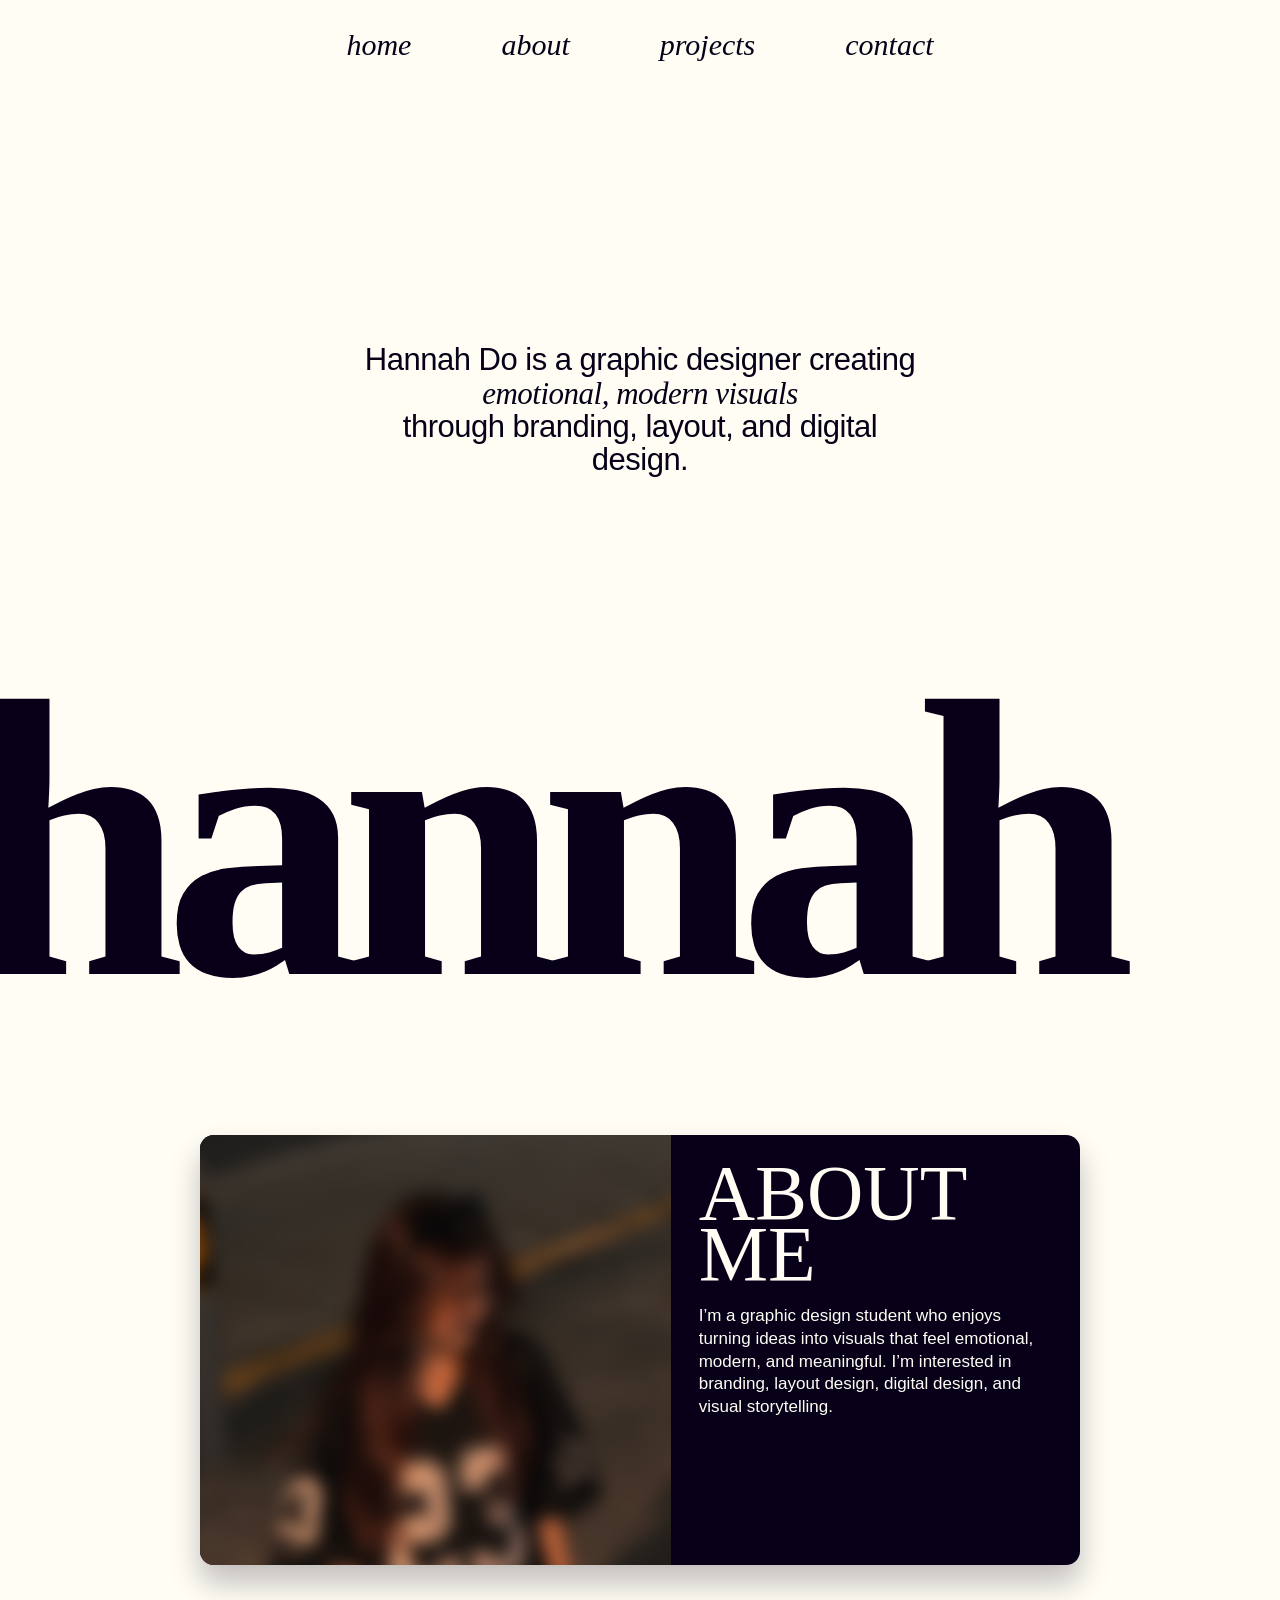
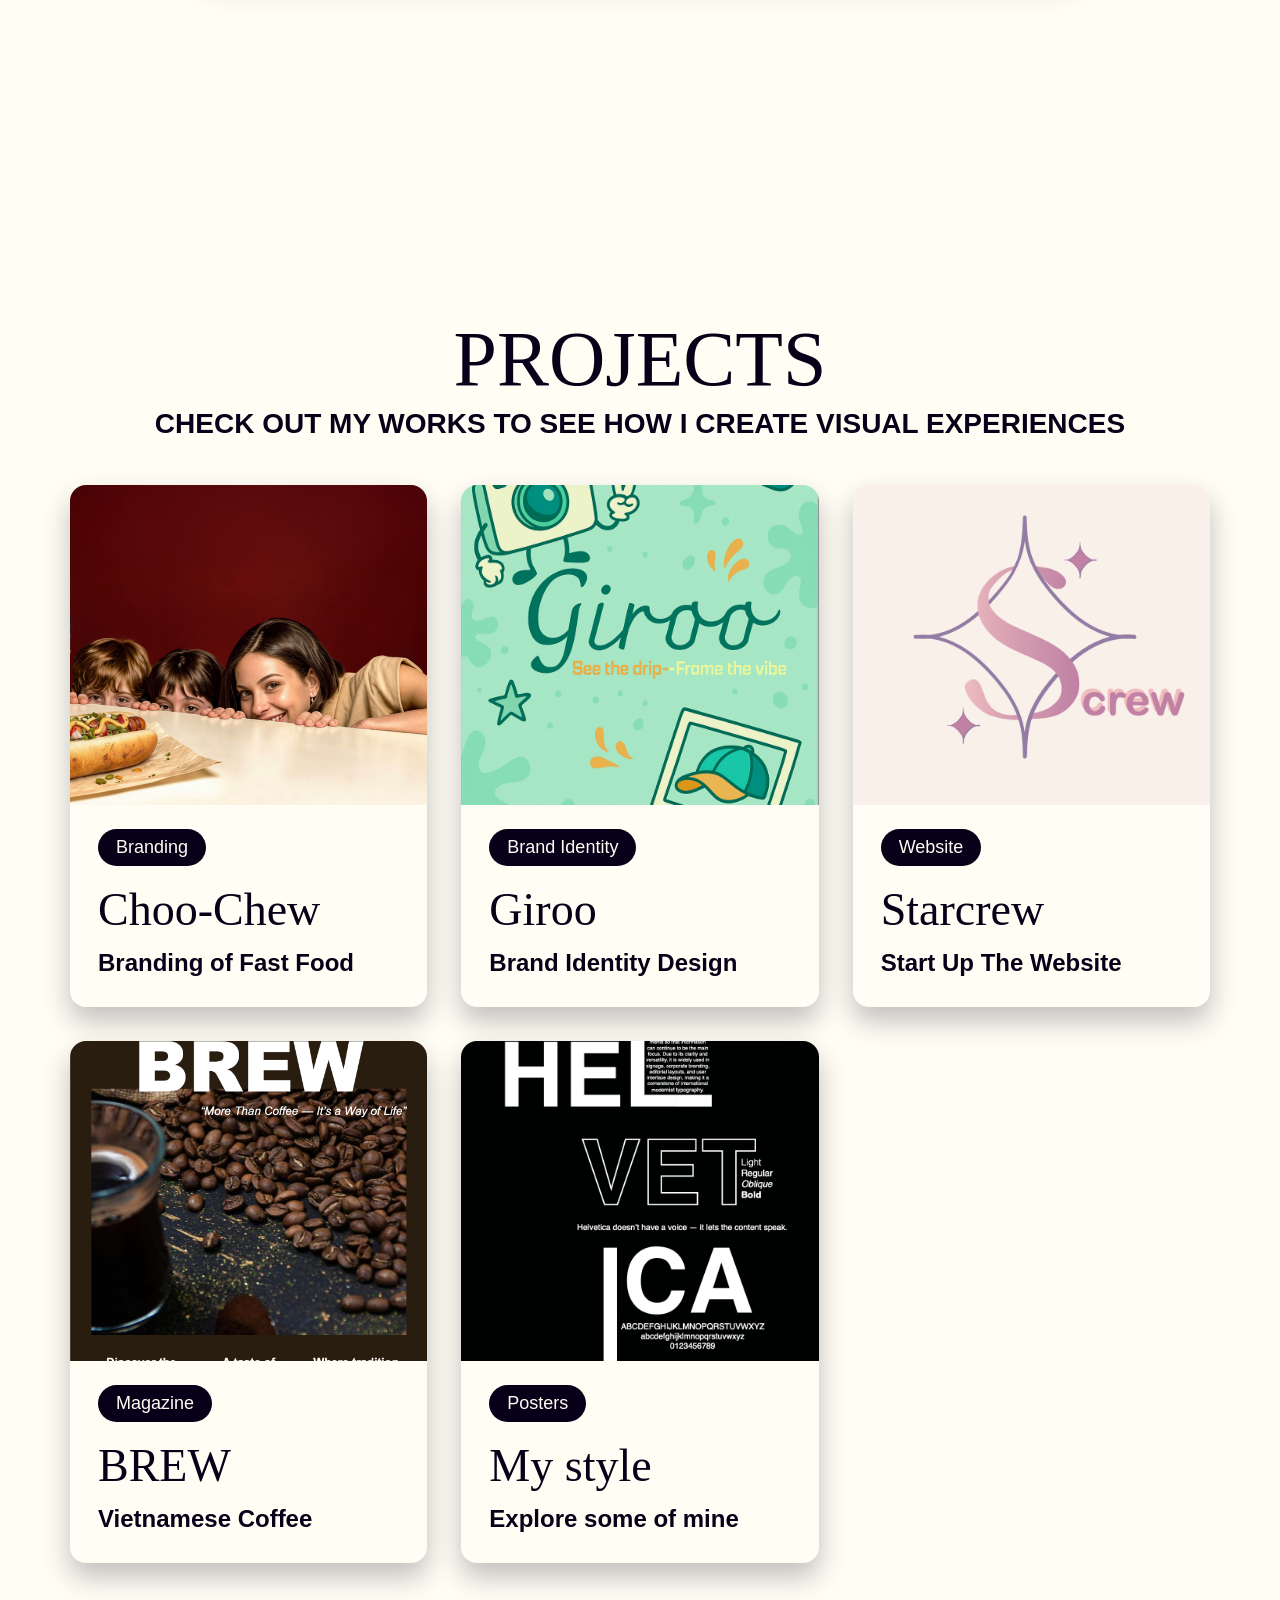
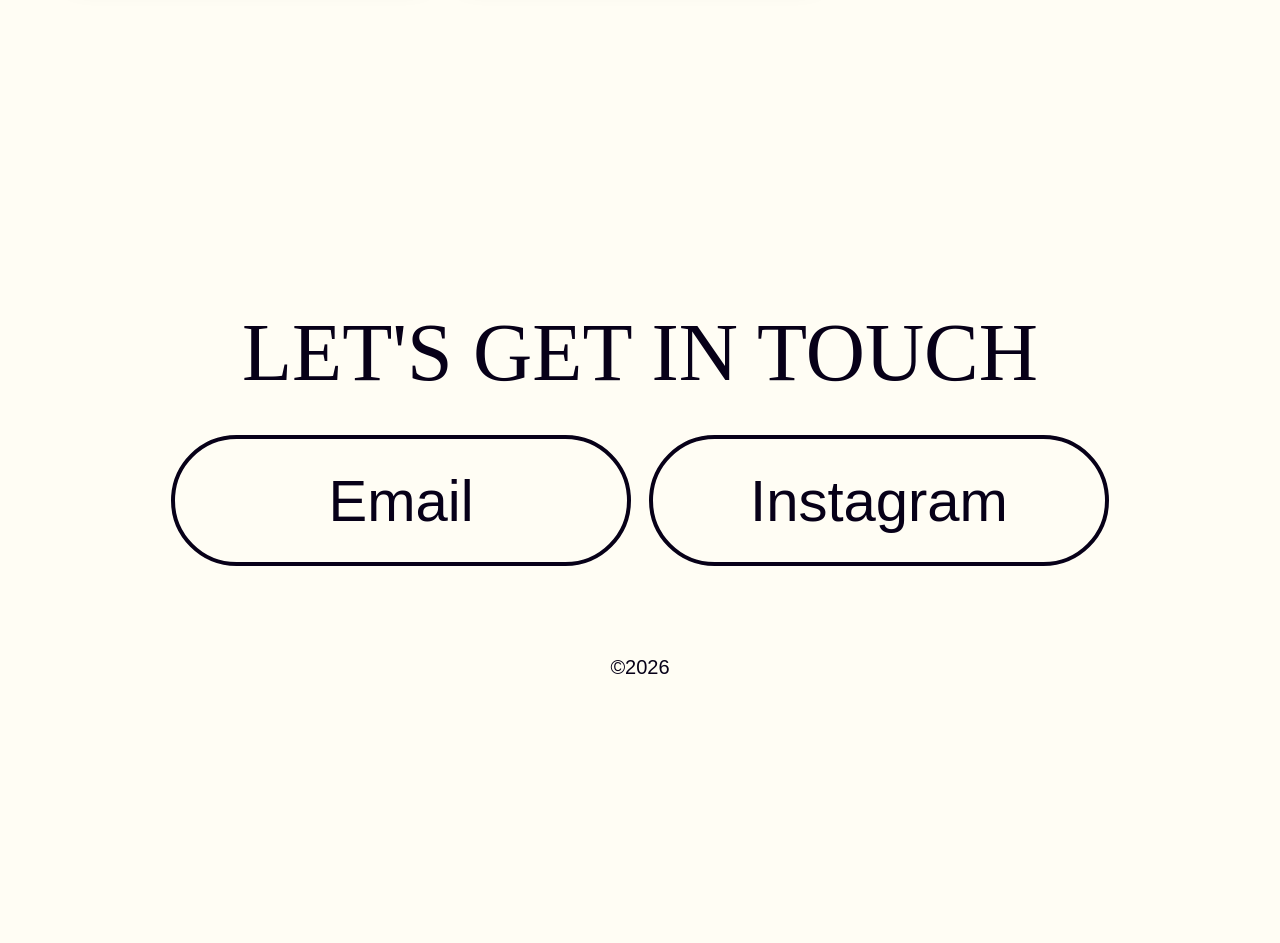
<file: index.html>
<!DOCTYPE html>
<html lang="en">
<head>
  <meta charset="UTF-8" />
  <meta name="viewport" content="width=device-width, initial-scale=1.0" />
  <title>Hannah Do Portfolio</title>
  <link rel="stylesheet" href="style.css" />
</head>

<body>
  <nav class="nav">
    <a href="#home">home</a>
    <a href="#about">about</a>
    <a href="#projects">projects</a>
    <a href="#contact">contact</a>
  </nav>

  <div class="background-name">hannah</div>

  <section class="hero section" id="home">
    <div class="hero-text">
      <p>
        Hannah Do is a graphic designer creating
        <span>emotional, modern visuals</span>
        through branding, layout, and digital design.
      </p>
    </div>
  </section>

  <section class="about section" id="about">
    <a href="about.html" class="about-card reveal">
      <div class="about-img">
        <img src="Poster/ME.jpg" alt="Hannah Do">
      </div>
  
      <div class="about-content">
        <h2>ABOUT<br>ME</h2>
        <p>
          I’m a graphic design student who enjoys turning ideas into visuals
          that feel emotional, modern, and meaningful. I’m interested in branding,
          layout design, digital design, and visual storytelling.
        </p>
      </div>
    </a>
  </section>

  <section class="projects section" id="projects">
    <div class="projects-title reveal">
      <h2>PROJECTS</h2>
      <p>CHECK OUT MY WORKS TO SEE HOW I CREATE VISUAL EXPERIENCES</p>
    </div>

    <div class="project-grid">
      <a href="./choochew.html" class="project-card reveal">
        <img src="fast food/background.png" alt="Choo-Chew project">
        <div class="project-info">
          <span>Branding</span>
          <h3>Choo-Chew</h3>
          <p>Branding of Fast Food</p>
        </div>
      </a>

      <a href="giroo.html" class="project-card reveal">
        <img src="Giroo/Digital poster.png" alt="">
        <div class="project-info">
          <span>Brand Identity</span>
          <h3>Giroo</h3>
          <p>Brand Identity Design</p>
        </div>
      </a>

      <a href="starcrew.html" class="project-card">
        <img src="Starcrew/logo.png" alt="">
        <div class="project-info">
          <span>Website</span>
          <h3>Starcrew</h3>
          <p>Start Up The Website</p>
        </div>
      </a>
      <a href="magazine.html" class="project-card reveal">
        <img src="magazine/background.png" alt="">
        <div class="project-info">
          <span>Magazine</span>
          <h3>BREW</h3>
          <p>Vietnamese Coffee</p>
        </div>
      </a>
      <a href="poster.html" class="project-card reveal">
        <img src="Poster/typo.png" alt="">
        <div class="project-info">
          <span>Posters</span>
          <h3>My style</h3>
          <p>Explore some of mine</p>
        </div>
      </a>
    </div>
  </section>

  <section class="contact section" id="contact">
    <div class="contact-content reveal">
      <h2>LET'S GET IN TOUCH</h2>

      <div class="contact-buttons">
        <a href="mailto:thanhhang.do@edu.sait.ca">Email</a>
        <a href="https://www.instagram.com/byhannie_03/">Instagram</a>
      </div>

      <p>©2026</p>
    </div>
  </section>

  <script src="script.js"></script>
</body>
</html>
</file>
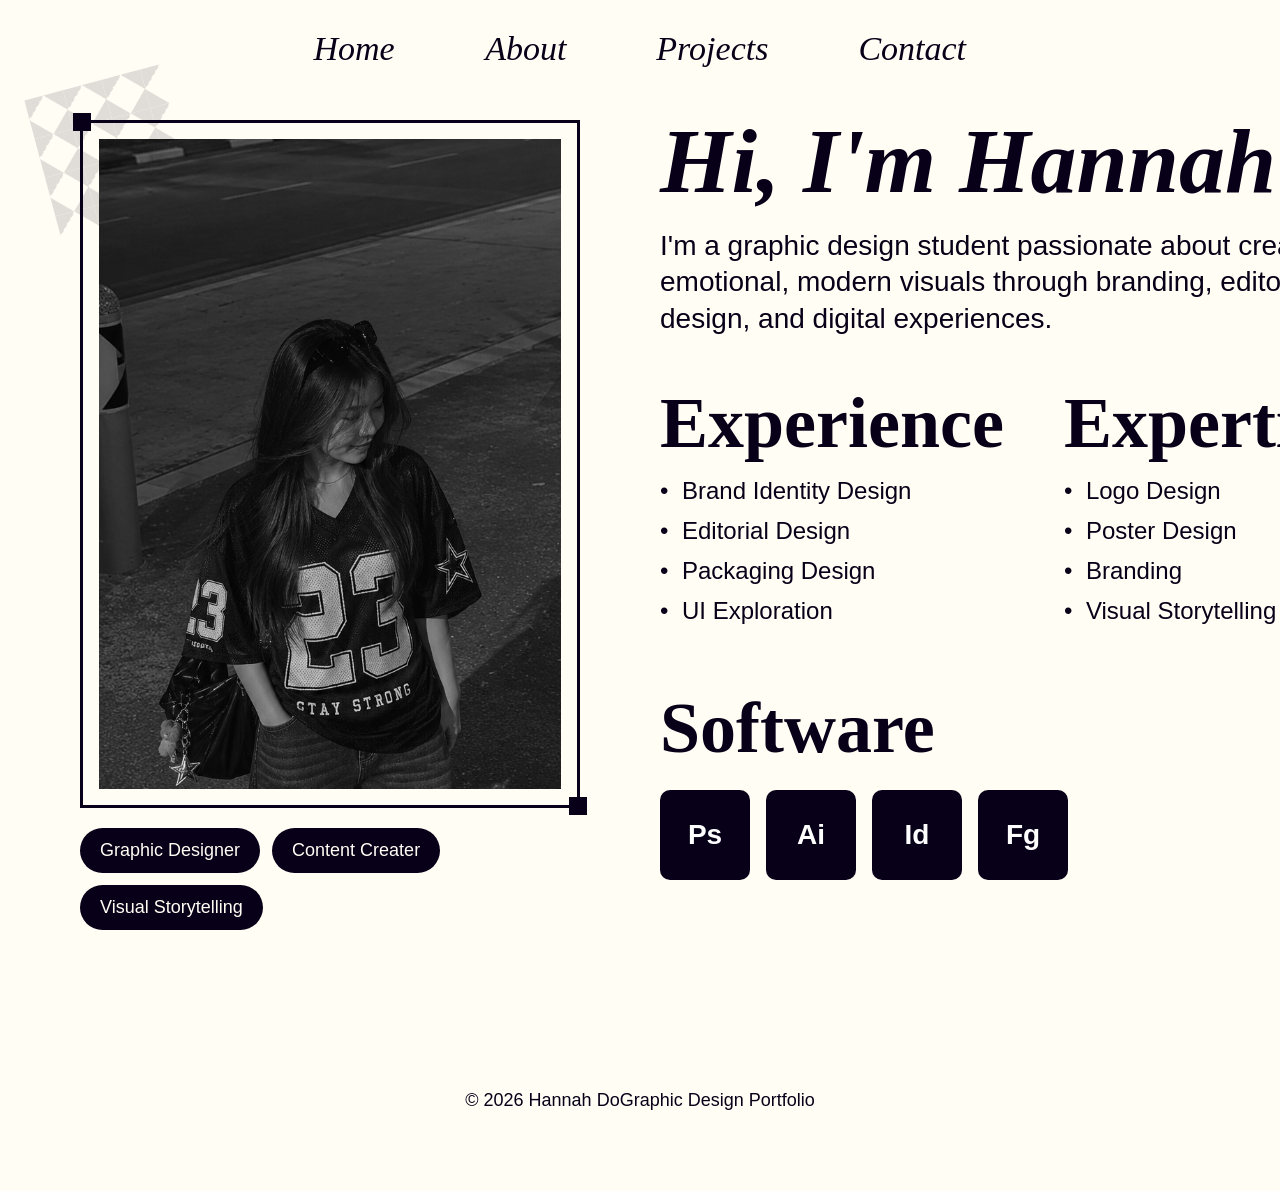
<file: about.html>
<!DOCTYPE html>
<html lang="en">
<head>
  <meta charset="UTF-8" />
  <meta name="viewport" content="width=device-width, initial-scale=1.0" />
  <title>About | Hannah Do</title>
  <link rel="stylesheet" href="about.css" />
</head>

<body>
  <header class="site-header">
    

    <nav class="nav">
      <a href="index.html">Home</a>
      <a href="about.html">About</a>
      <a href="projects.html">Projects</a>
      <a href="contact.html">Contact</a>
    </nav>
  </header>

  <main class="about-page">

    <div class="about-wrapper">

        <div class="profile-section">

            <div class="checker"></div>

            <div class="profile-frame">
                <img src="Poster/ME.jpg">
            </div>

            <div class="role-tags">
                <span>Graphic Designer</span>
                <span>Content Creater</span>
                <span>Visual Storytelling</span>
            </div>

        </div>

        <div>

            <div class="intro">
                <h1>Hi, I'm Hannah!</h1>

                <p>
                    I'm a graphic design student passionate about creating
                    emotional, modern visuals through branding,
                    editorial design, and digital experiences.
                </p>
            </div>

            <div class="content-grid">

                <div class="content-block">
                    <h2>Experience</h2>

                    <ul>
                        <li>Brand Identity Design</li>
                        <li>Editorial Design</li>
                        <li>Packaging Design</li>
                        <li>UI Exploration</li>
                    </ul>
                </div>

                <div class="content-block">
                    <h2>Expertise</h2>

                    <ul>
                        <li>Logo Design</li>
                        <li>Poster Design</li>
                        <li>Branding</li>
                        <li>Visual Storytelling</li>
                    </ul>
                </div>

            </div>

            <div class="software">

                <h2>Software</h2>

                <div class="software-icons">
                    <div>Ps</div>
                    <div>Ai</div>
                    <div>Id</div>
                    <div>Fg</div>
                </div>

            </div>

        </div>

    </div>

</main>
  <footer class="footer">
    <p>© 2026 Hannah Do</p>
    <p>Graphic Design Portfolio</p>
  </footer>
</body>
</html>
</file>
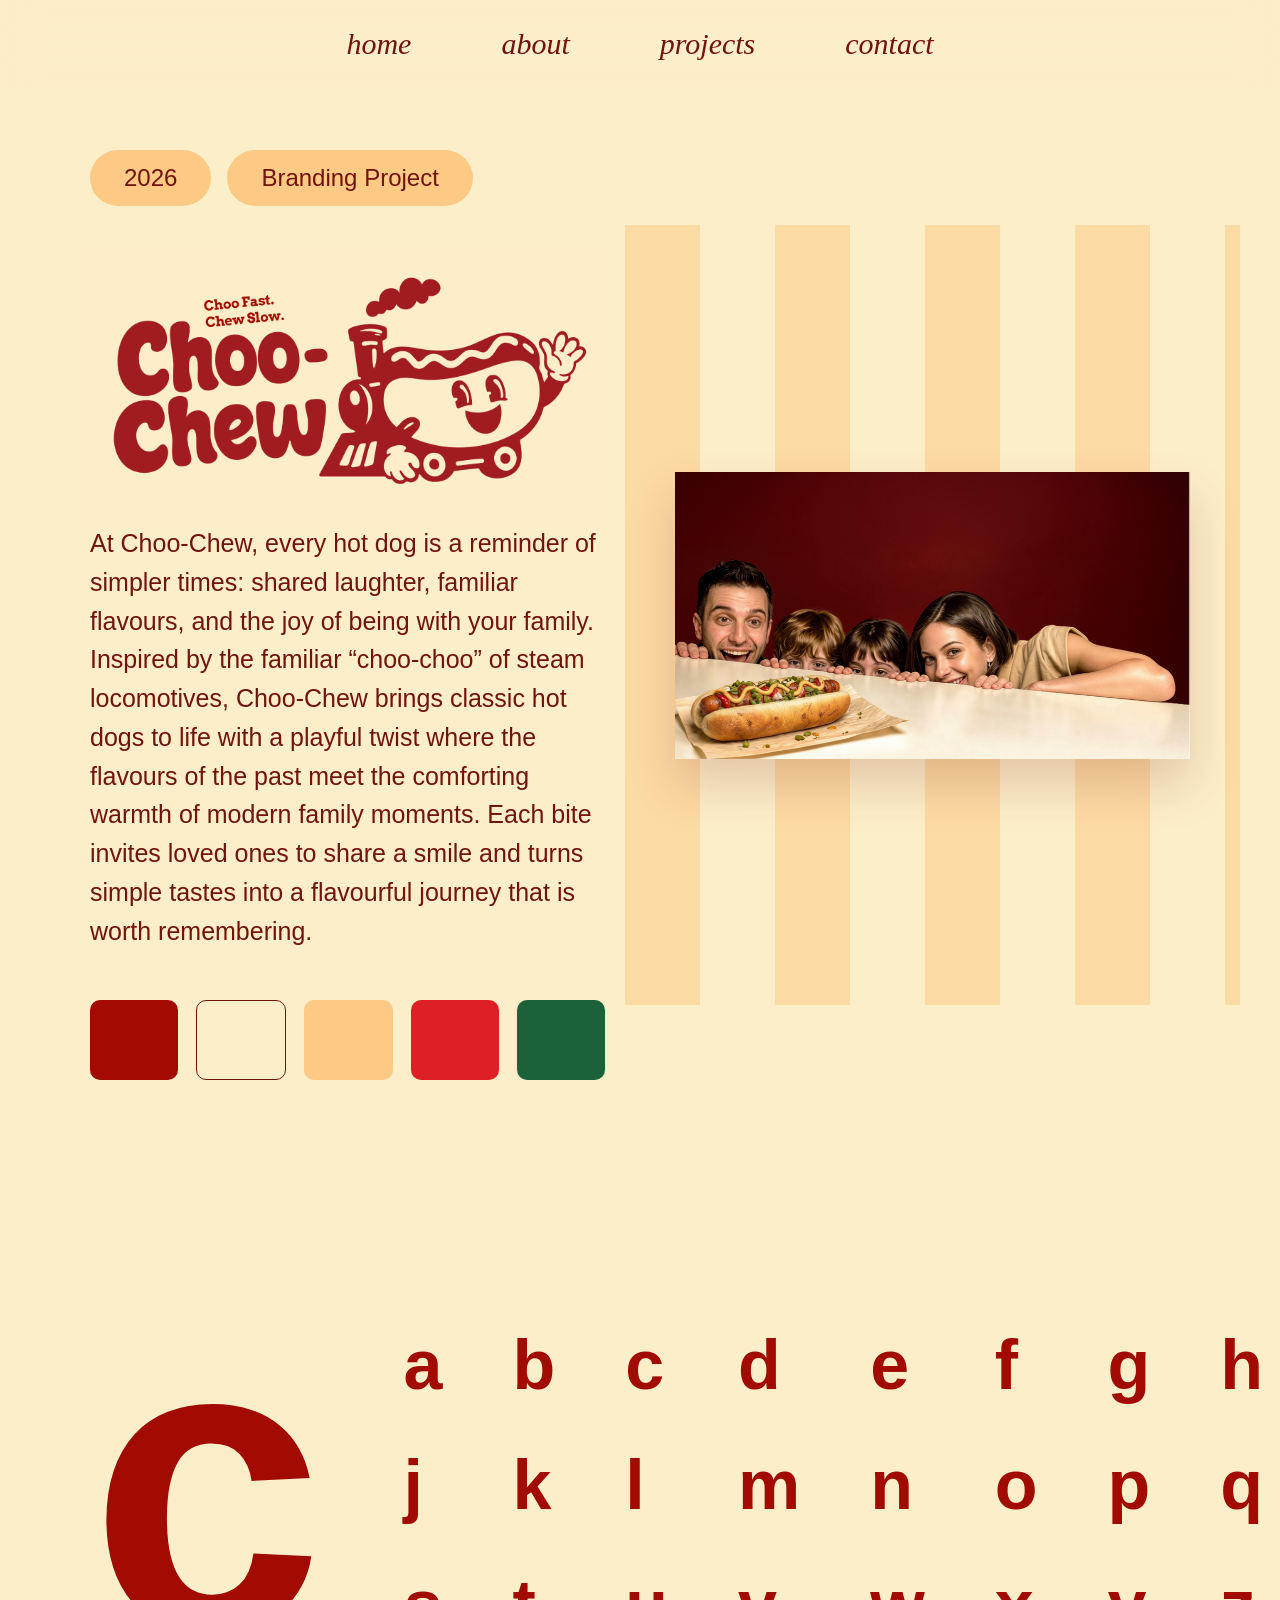
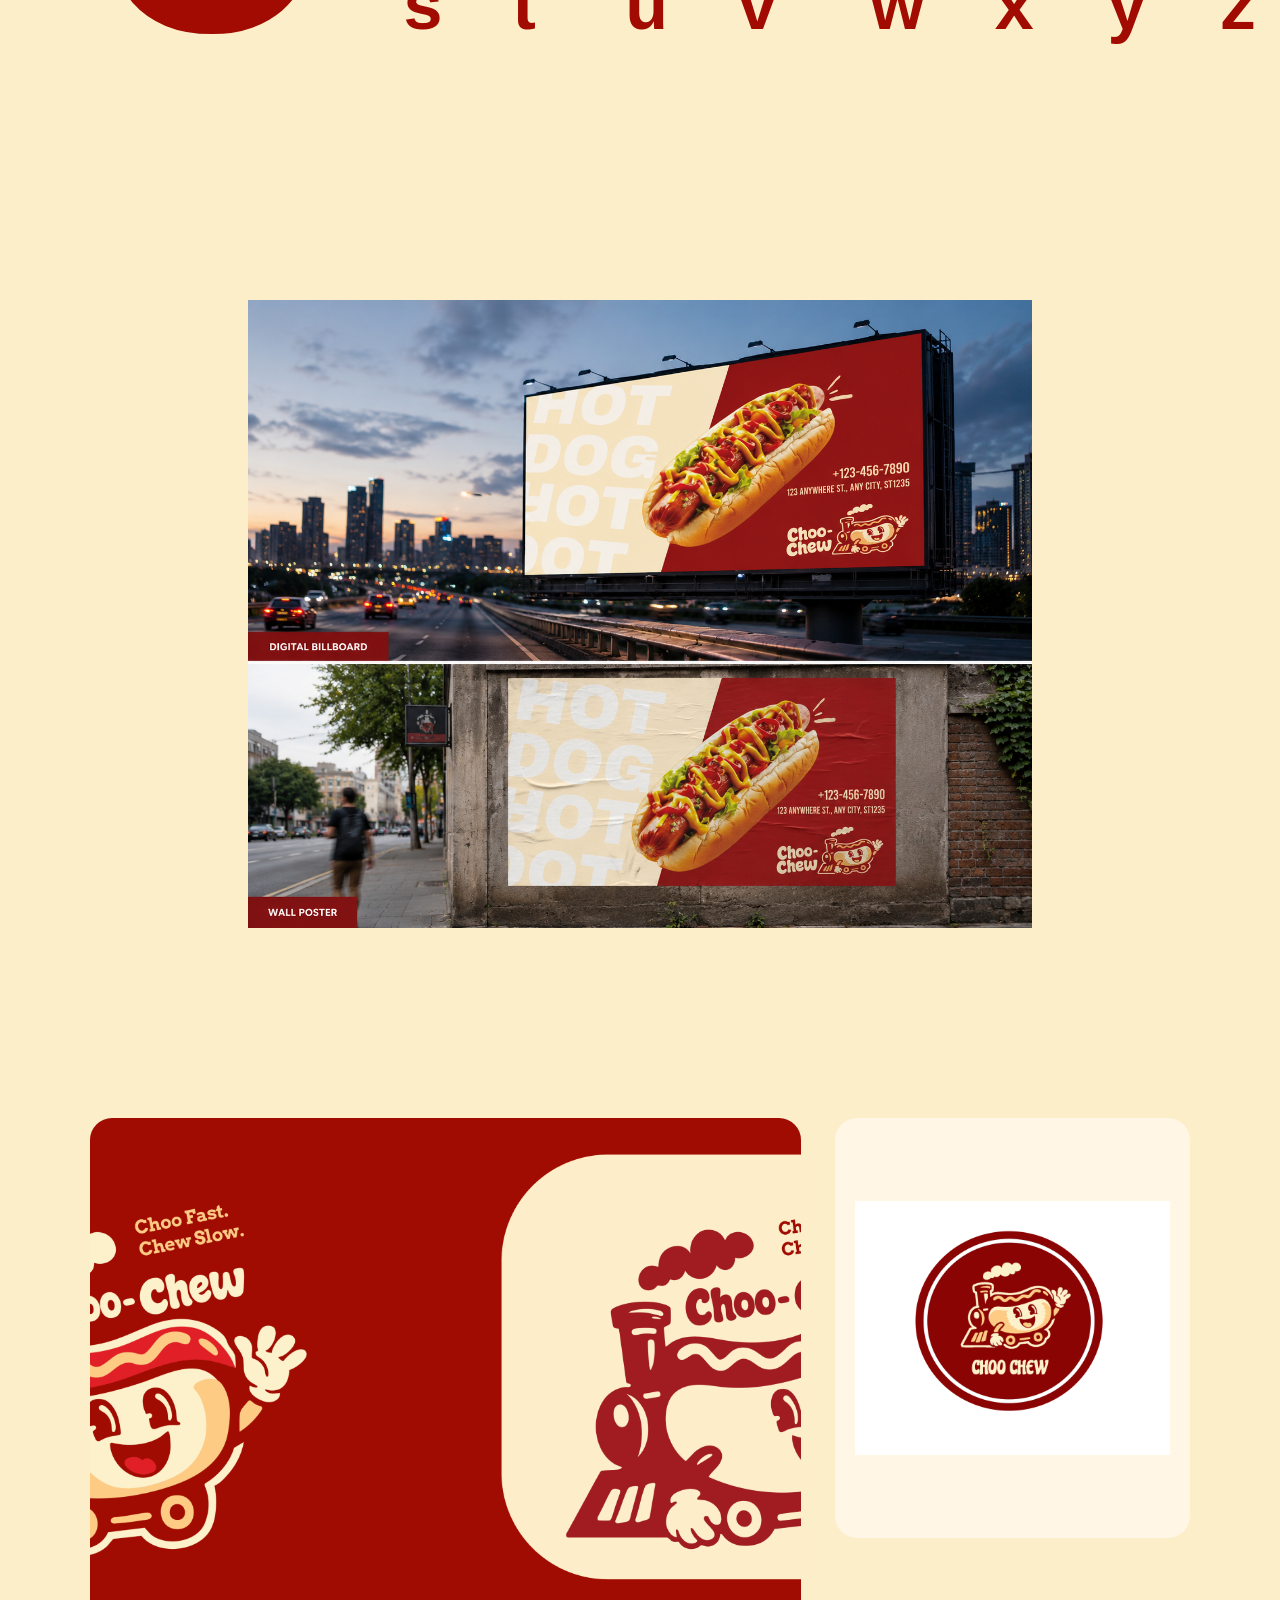
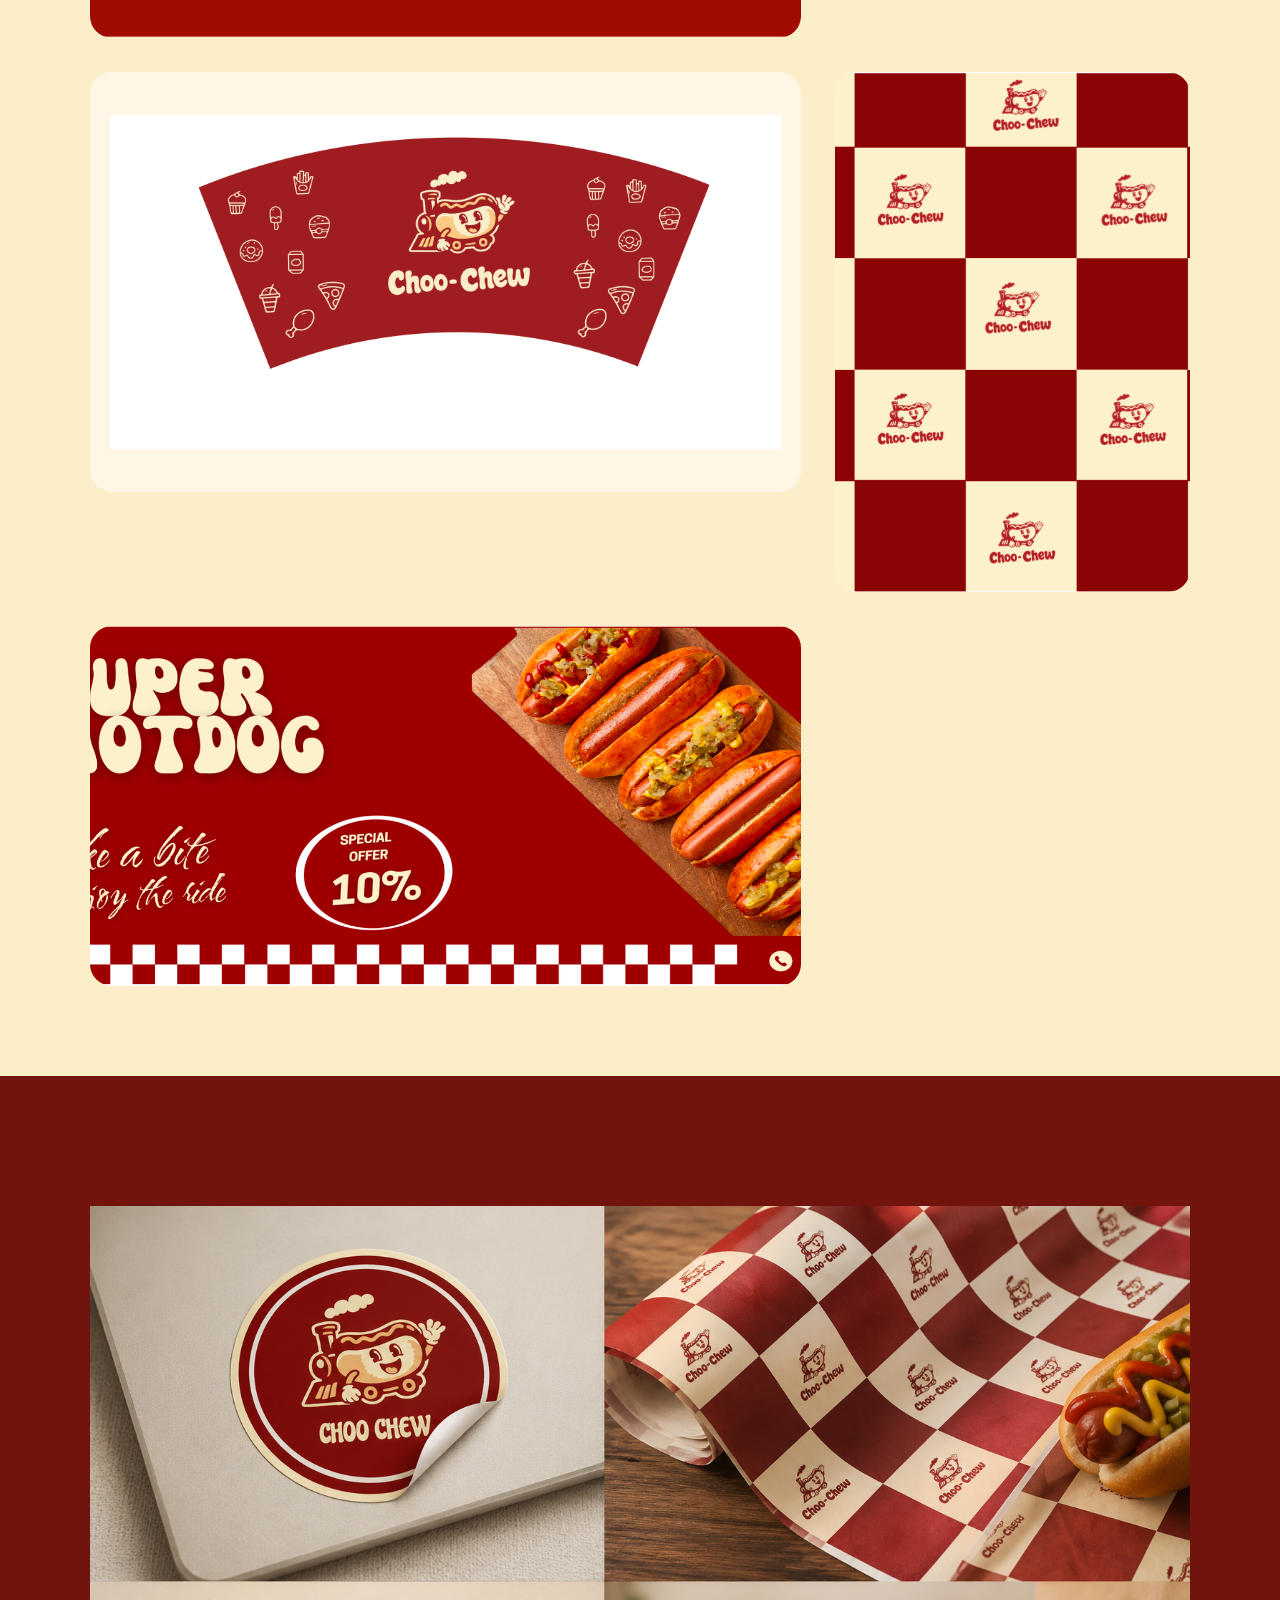
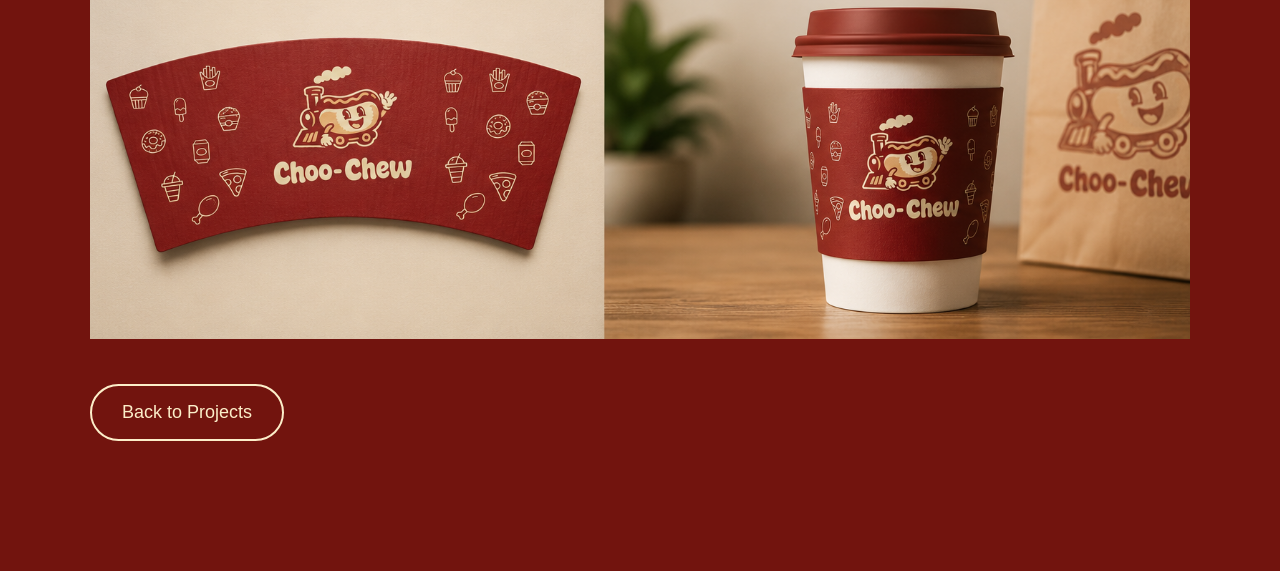
<file: choochew.html>
<!DOCTYPE html>
<html lang="en">
<head>
  <meta charset="UTF-8" />
  <meta name="viewport" content="width=device-width, initial-scale=1.0" />
  <title>Choo-Chew | Hannah Do</title>
  <link rel="stylesheet" href="choochew.css" />
</head>

<body>
  <nav class="nav">
    <a href="index.html">home</a>
    <a href="about.html">about</a>
    <a href="projects.html">projects</a>
    <a href="contact.html">contact</a>
  </nav>

  <section class="hero">
    <div class="hero-text">
      <div class="tags">
        <span>2026</span>
        <span>Branding Project</span>
      </div>

      <img src="fast food/logo 2.png" alt="Choo-Chew logo" class="choochew-logo">

      <p>
        At Choo-Chew, every hot dog is a reminder of simpler times: shared laughter, familiar flavours, and the joy of being with your family.

Inspired by the familiar “choo-choo” of steam locomotives, Choo-Chew brings classic hot dogs to life with a playful twist where the flavours of the past meet the comforting warmth of modern family moments. Each bite invites loved ones to share a smile and turns simple tastes into a flavourful journey that is worth remembering.


      <div class="color-row">
        <span class="c1"></span>
        <span class="c2"></span>
        <span class="c3"></span>
        <span class="c4"></span>
        <span class="c5"></span>
      </div>
    </div>

    <div class="hero-image">
      <div class="stripe-bg"></div>
      <img src="fast food/background.png" alt="Choo-Chew branding mockup">
    </div>
  </section>

  <section class="type-section">
    <div class="big-letter">c</div>

    <div class="alphabet">
      <span>a</span><span>b</span><span>c</span><span>d</span><span>e</span>
      <span>f</span><span>g</span><span>h</span><span>i</span>
      <span>j</span><span>k</span><span>l</span><span>m</span><span>n</span>
      <span>o</span><span>p</span><span>q</span><span>r</span>
      <span>s</span><span>t</span><span>u</span><span>v</span><span>w</span>
      <span>x</span><span>y</span><span>z</span>
    </div>
  </section>

  <section class="poster-section">
    <img src="fast food/mock up.png" alt="Choo-Chew posters">
  </section>

  <section class="gallery-section">
    <div class="large-card">
      <img src="fast food/logos.png" alt="Logo design">
    </div>

    <div class="small-card">
      <img src="fast food/sticker.png" alt="Sticker design">
    </div>

    <div class="small-card">
      <img src="fast food/cup sleeve.png" alt="Cup sleeve design">
    </div>

    <div class="large-card pattern">
        <img src="fast food/wrap papper.png" alt="">
      </div>

    <div class="wide-card">
      <img src="fast food/banner.png" alt="Banner design">
    </div>
  </section>

  <section class="outcome">
    <img src="fast food/products.png" alt="Products">
    

    <a href="projects.html" class="button">Back to Projects</a>
  </section>
</body>
</html>
</file>
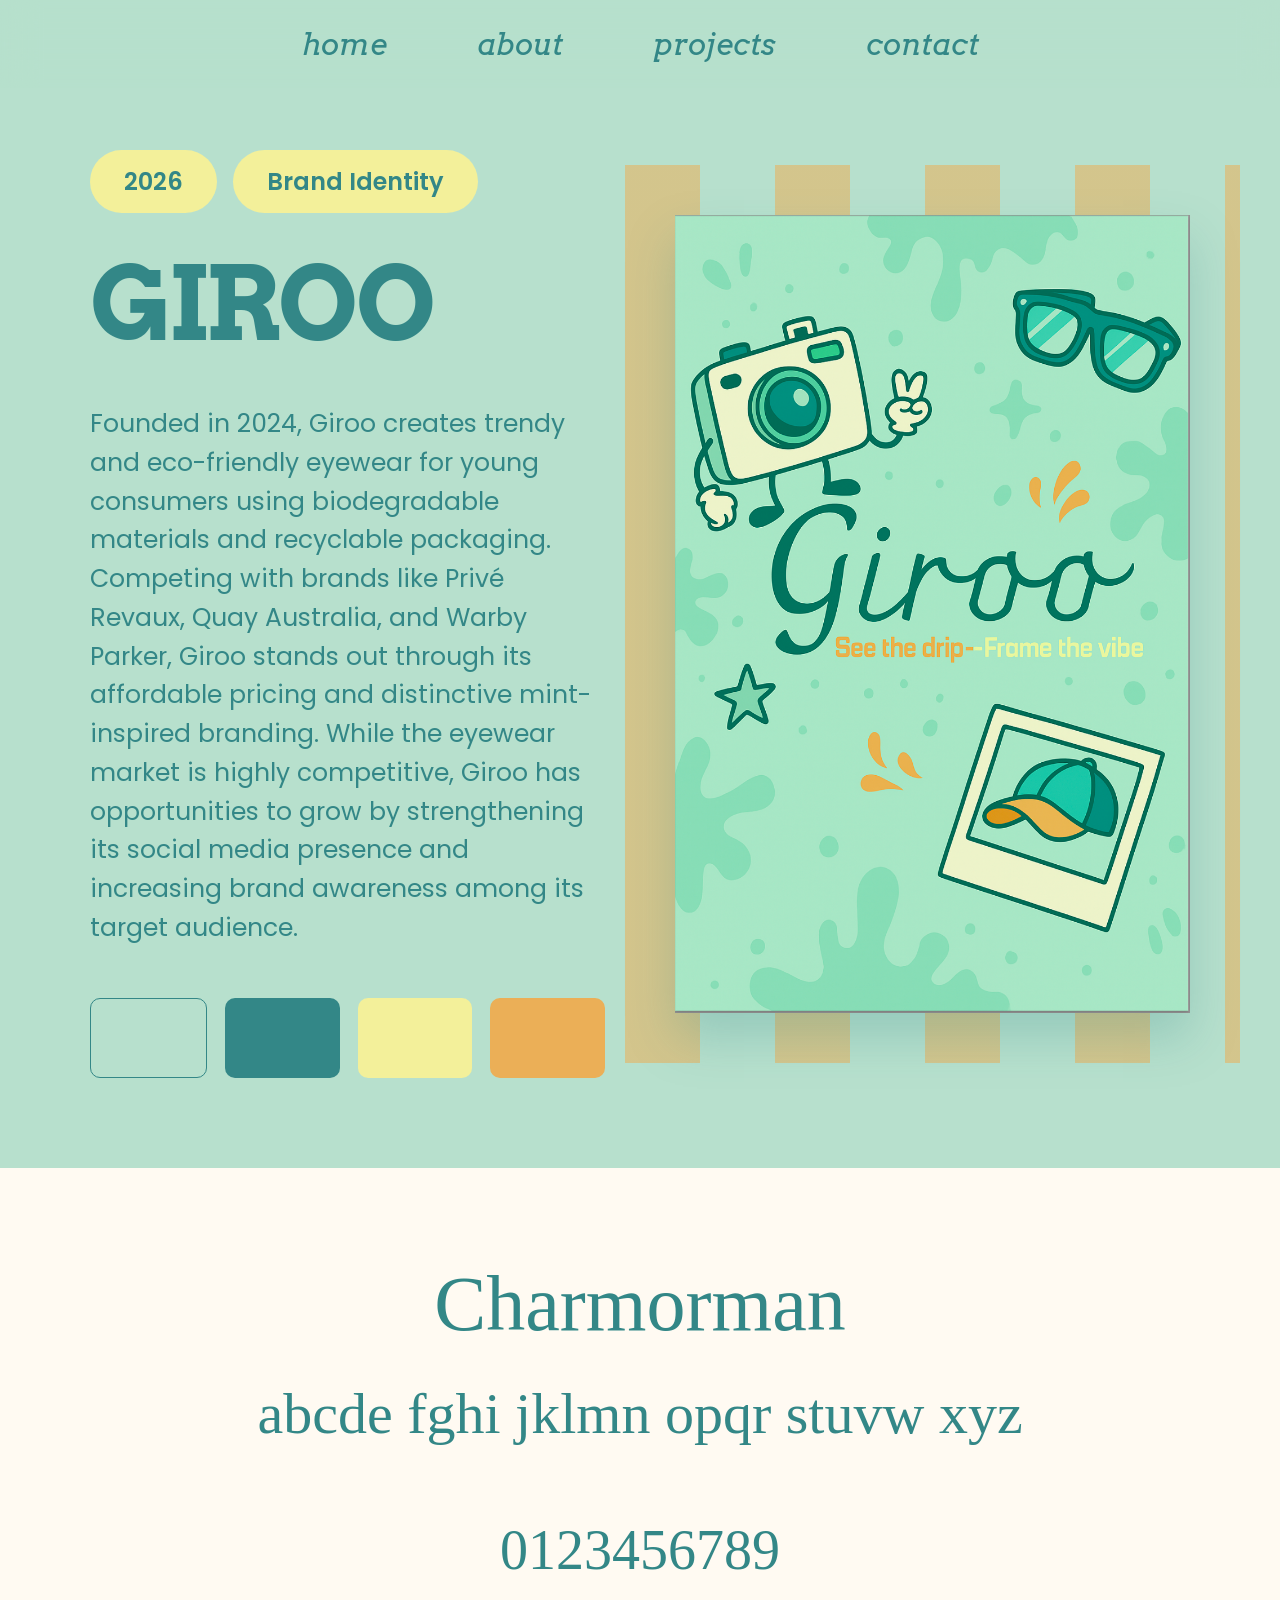
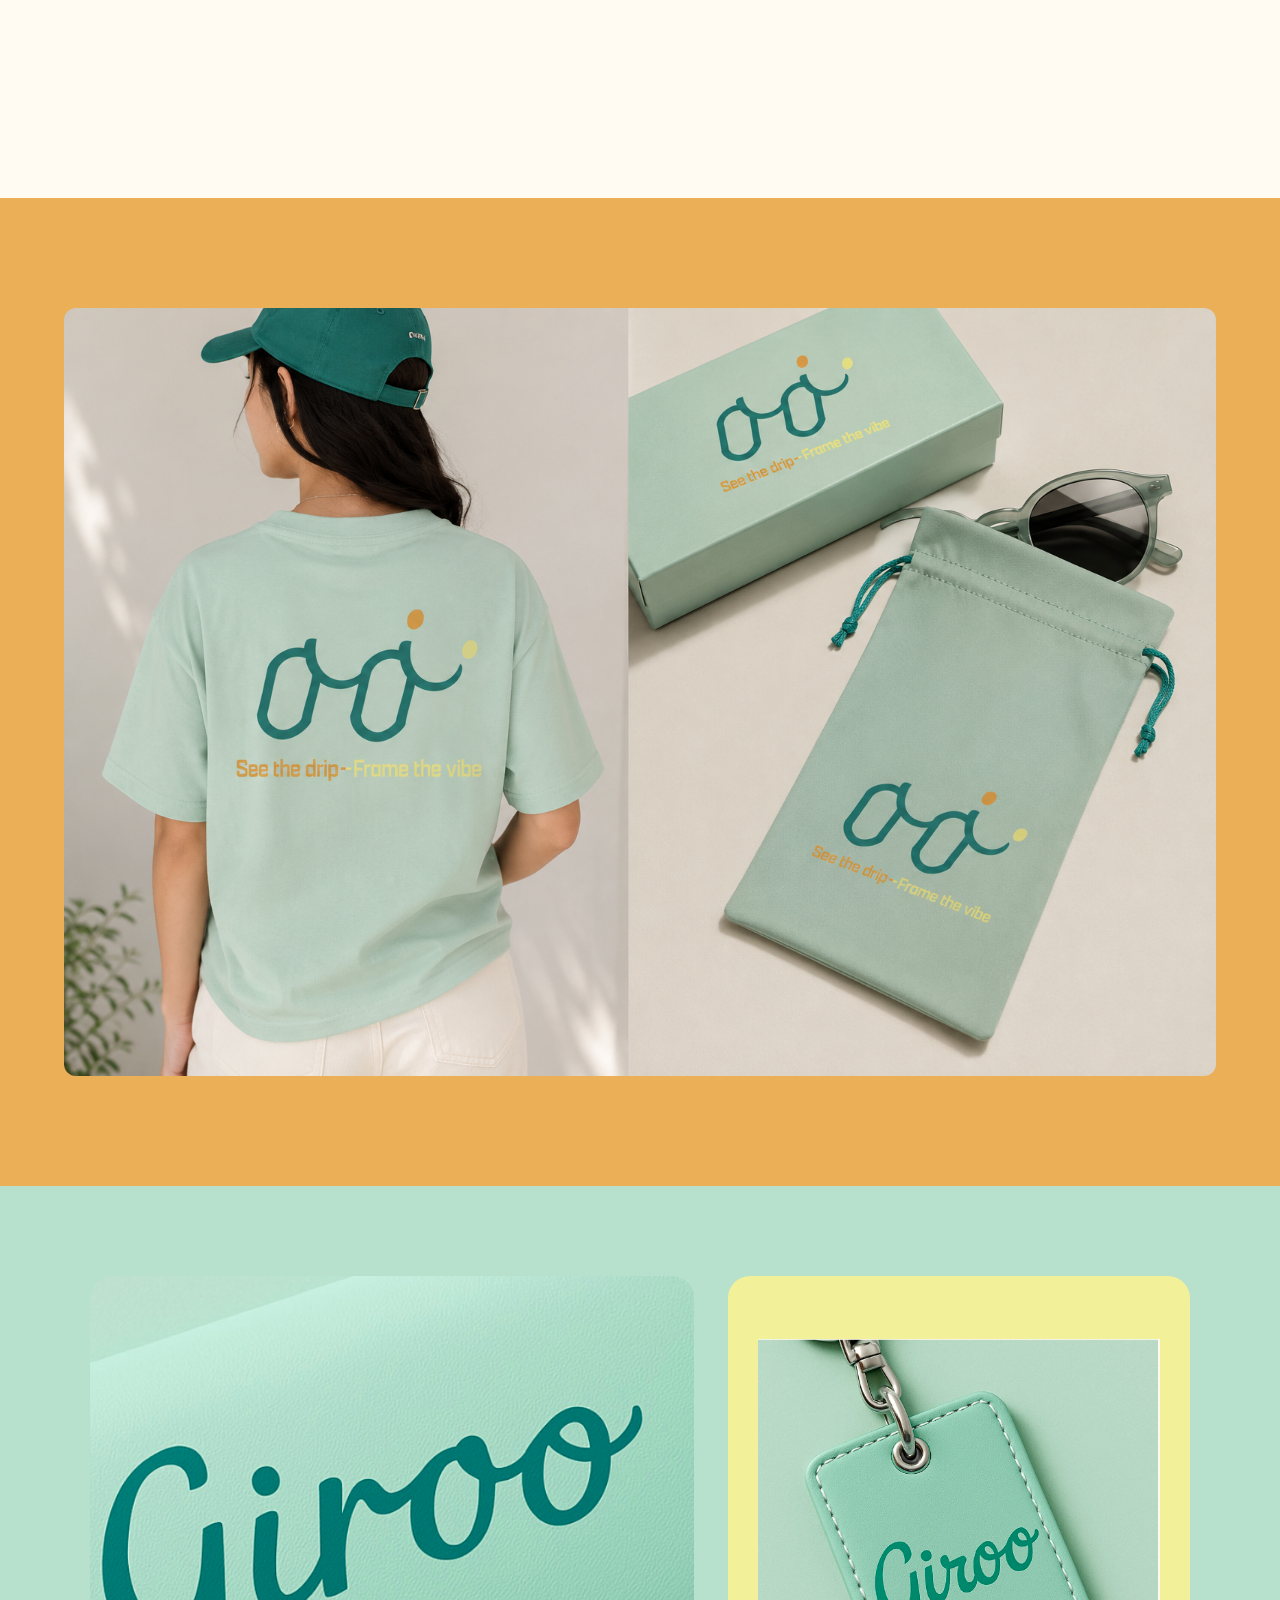
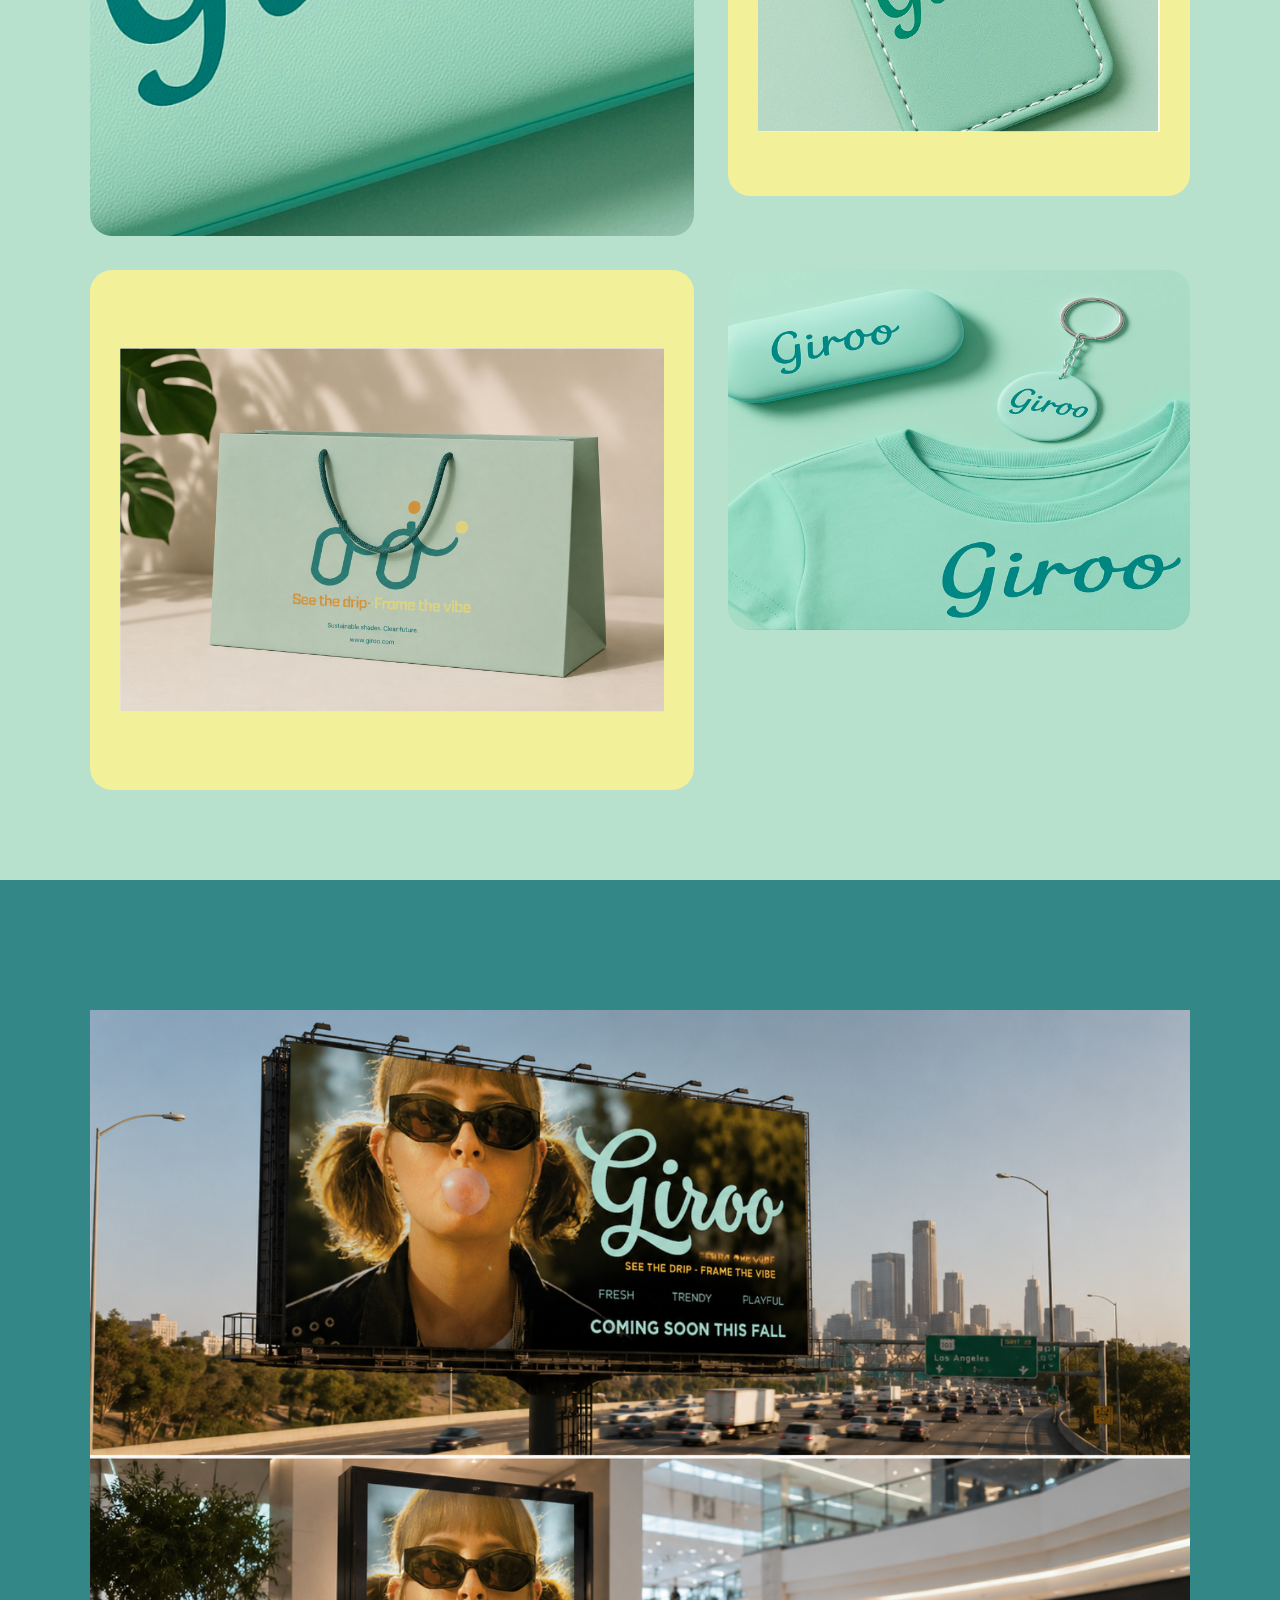
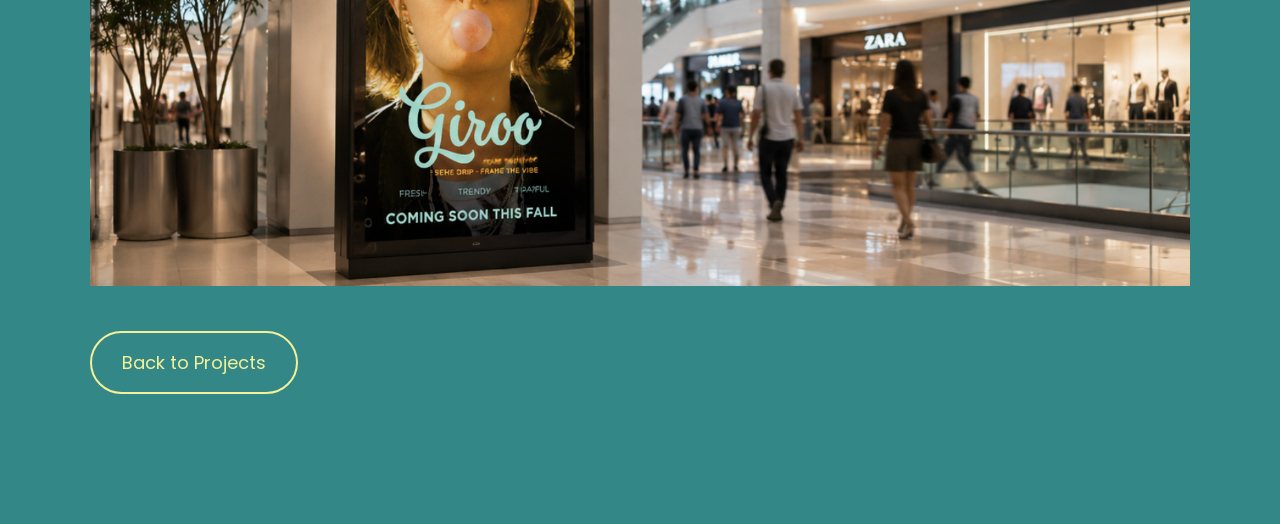
<file: giroo.html>
<!DOCTYPE html>
<html lang="en">
<head>
  <meta charset="UTF-8" />
  <meta name="viewport" content="width=device-width, initial-scale=1.0" />
  <title>Giroo | Hannah Do</title>
  <link rel="stylesheet" href="giroo.css" />
</head>

<body>
  <nav class="nav">
    <a href="index.html">home</a>
    <a href="about.html">about</a>
    <a href="projects.html">projects</a>
    <a href="contact.html">contact</a>
  </nav>

  <section class="hero">
    <div class="hero-text">
      <div class="tags">
        <span>2026</span>
        <span>Brand Identity</span>
      </div>

      <h1>GIROO</h1>

      <p>
        Founded in 2024, Giroo creates trendy and eco-friendly eyewear for young consumers using biodegradable materials and recyclable packaging. Competing with brands like Privé Revaux, Quay Australia, and Warby Parker, Giroo stands out through its affordable pricing and distinctive mint-inspired branding. While the eyewear market is highly competitive, Giroo has opportunities to grow by strengthening its social media presence and increasing brand awareness among its target audience.

      </p>

      <div class="color-row">
        <span class="c1"></span>
        <span class="c2"></span>
        <span class="c3"></span>
        <span class="c4"></span>
      </div>
    </div>

    <div class="hero-image">
      <div class="stripe-bg"></div>
      <img src="Giroo/Digital poster.png" alt="Giroo brand mockup">
    </div>
  </section>

  <section class="type-section">
    <div class="big-letter">g</div>

    <div class="alphabet">
      <span>a</span><span>b</span><span>c</span><span>d</span><span>e</span>
      <span>f</span><span>g</span><span>h</span><span>i</span>
      <span>j</span><span>k</span><span>l</span><span>m</span><span>n</span>
      <span>o</span><span>p</span><span>q</span><span>r</span>
      <span>s</span><span>t</span><span>u</span><span>v</span><span>w</span>
      <span>x</span><span>y</span><span>z</span>
    </div>
    <p class="numbers">0123456789</p>
  </section>

  <section class="poster-section">
    <img src="Giroo/products.png" alt="Giroo poster">
  </section>

  <section class="gallery-section">
    <div class="large-card">
      <img src="Giroo/mock up 1.png" alt="Giroo poster design">
    </div>

    <div class="small-card">
      <img src="Giroo/Mock up 2.png" alt="Giroo logo">
    </div>

    <div class="small-card">
      <img src="Giroo/bag.png" alt="Giroo colour palette">
    </div>

    <div class="wide-card">
      <img src="Giroo/mock up 3.png" alt="Giroo typography">
    </div>

    
  </section>

  <section class="outcome">
    <img src="Giroo/images.png" alt="Giroo image">
    
    <a href="index.html" class="button">Back to Projects</a>
  </section>
</body>
</html>
</file>
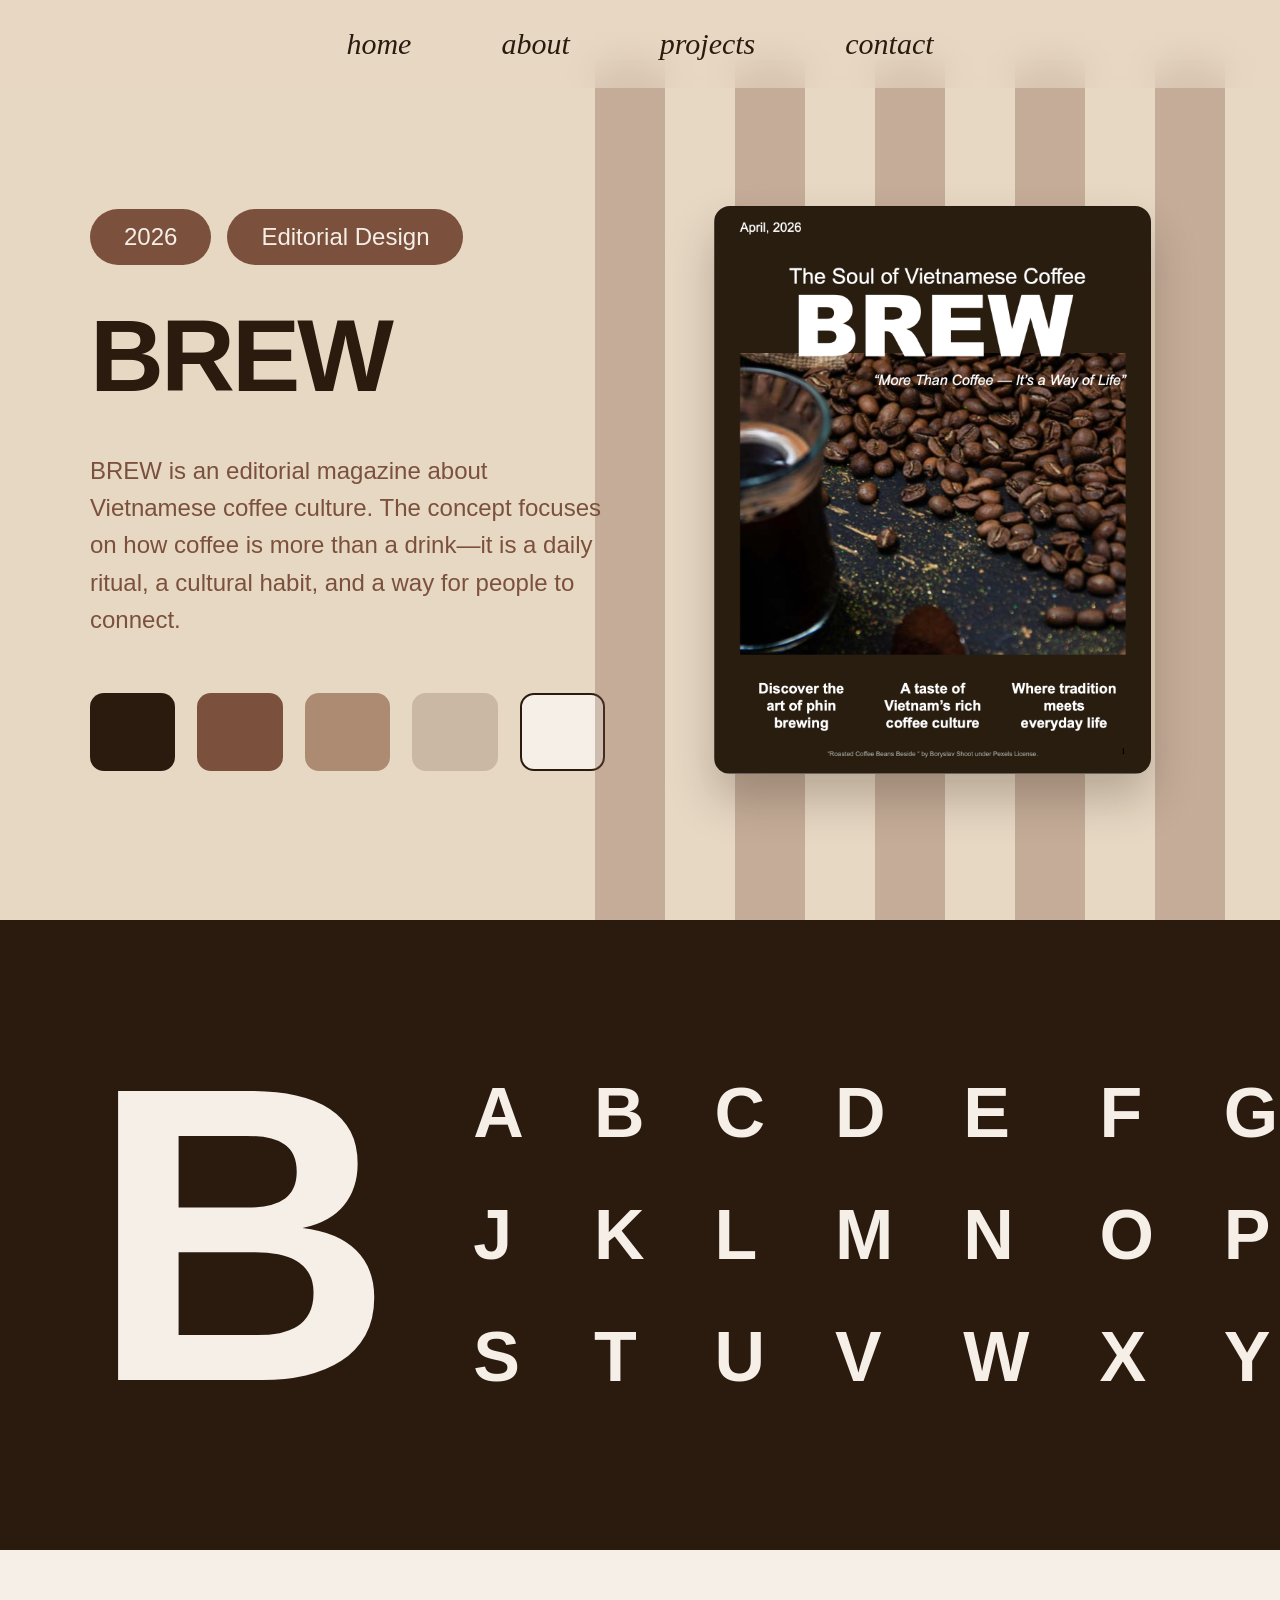
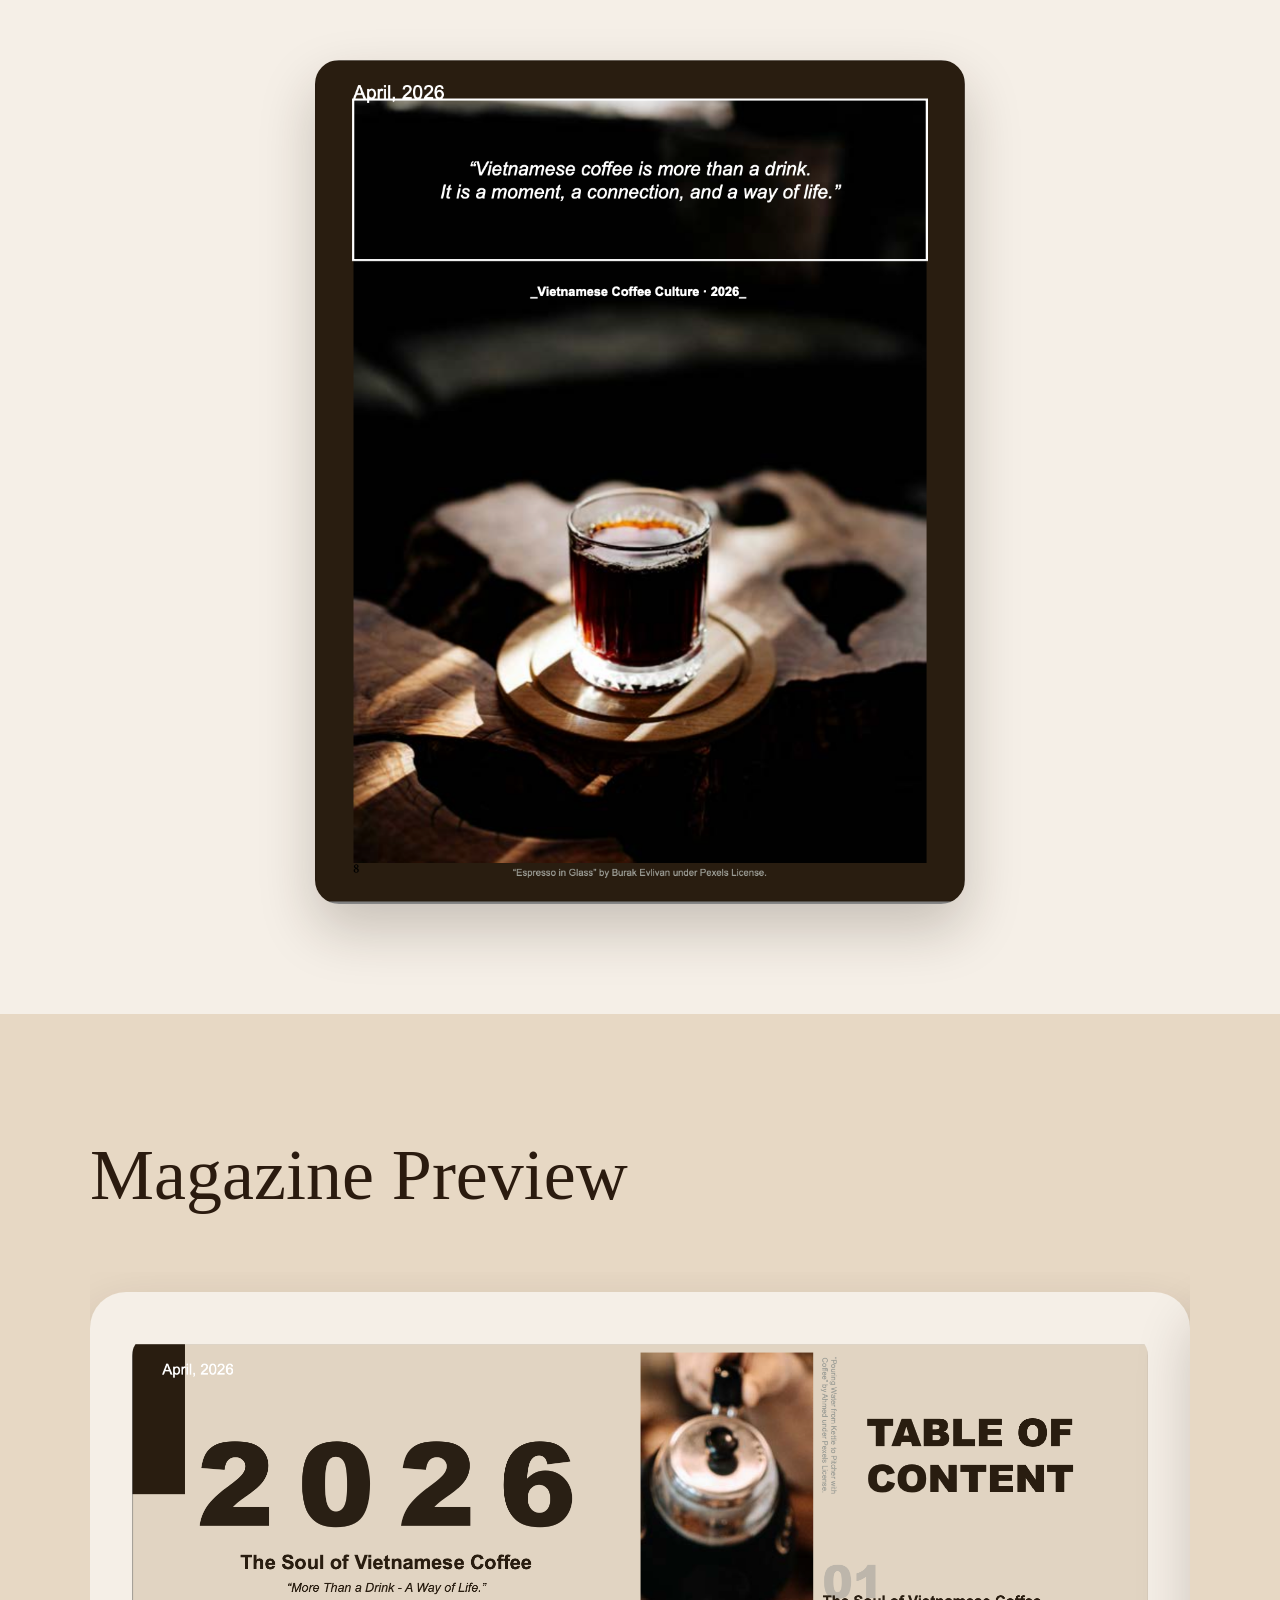
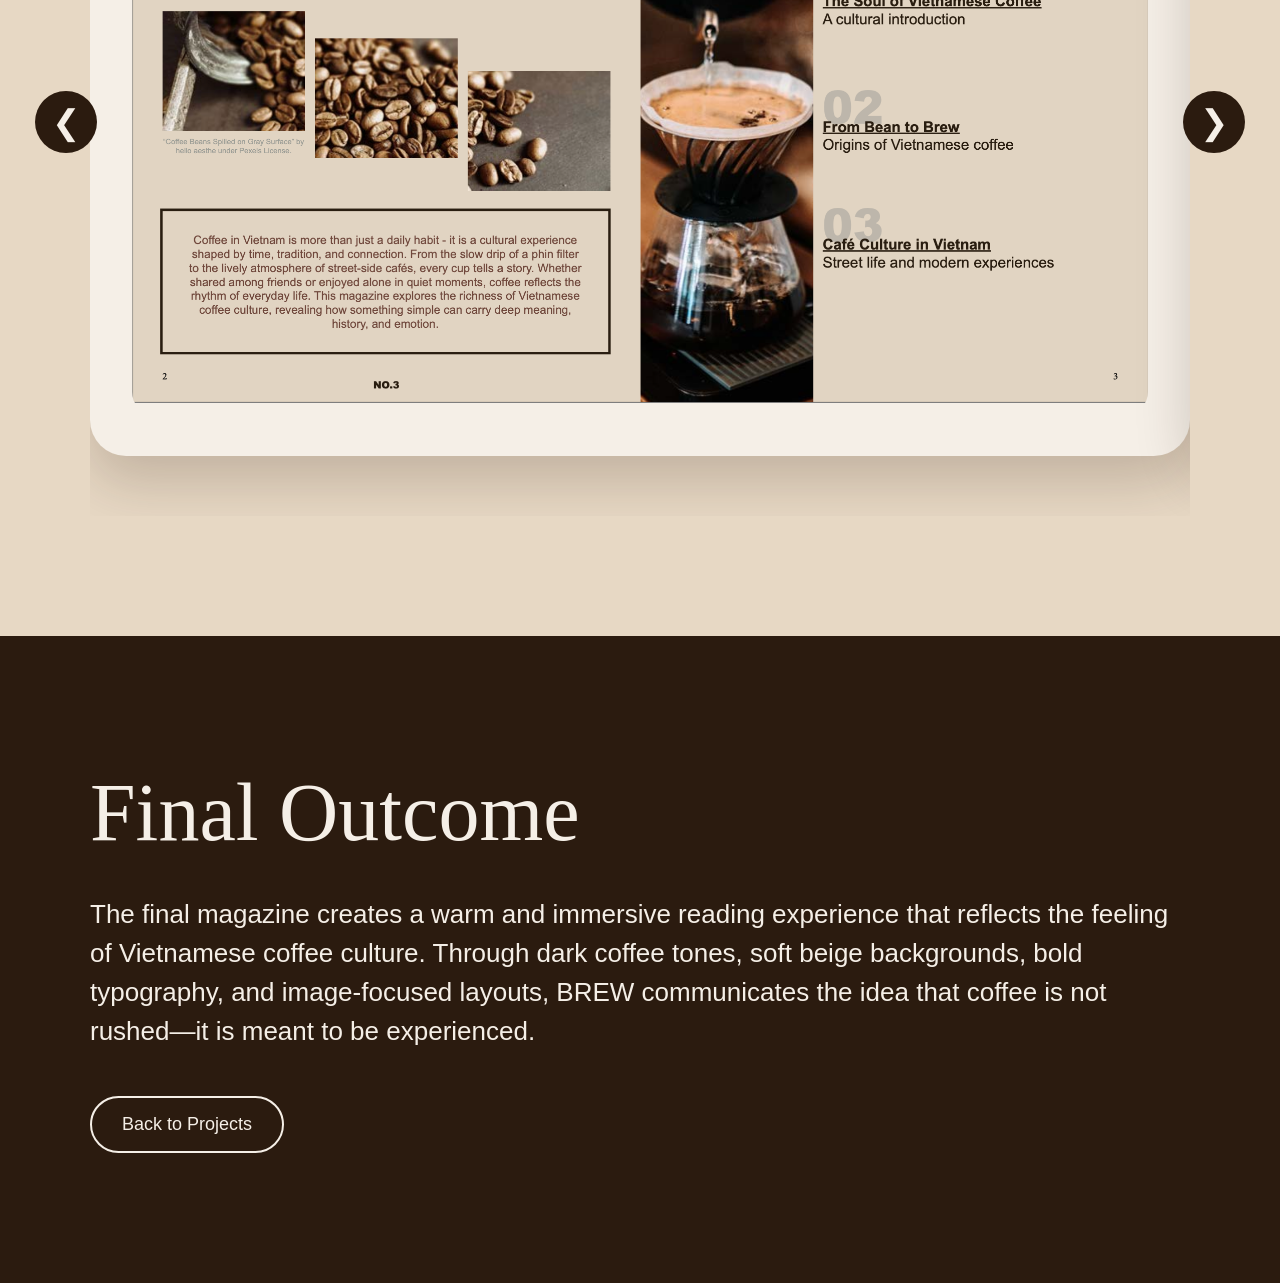
<file: magazine.html>
<!DOCTYPE html>
<html lang="en">
<head>
  <meta charset="UTF-8" />
  <meta name="viewport" content="width=device-width, initial-scale=1.0" />
  <title>BREW Magazine</title>
  <link rel="stylesheet" href="magazine.css" />
  <link rel="javasheet" href="magazine.js" />
</head>

<body>

  <nav class="nav">
    <a href="index.html">home</a>
    <a href="about.html">about</a>
    <a href="index.html#projects">projects</a>
    <a href="contact.html">contact</a>
  </nav>

  <!-- HERO -->
  <section class="hero">
    <div class="hero-text">
      <div class="tags">
        <span>2026</span>
        <span>Editorial Design</span>
      </div>

      <h1>BREW</h1>

      <p>
        BREW is an editorial magazine about Vietnamese coffee culture. 
        The concept focuses on how coffee is more than a drink—it is a daily ritual, 
        a cultural habit, and a way for people to connect.
      </p>

      <div class="color-row">
        <span class="c1"></span>
        <span class="c2"></span>
        <span class="c3"></span>
        <span class="c4"></span>
        <span class="c5"></span>
      </div>
    </div>

    <div class="hero-image">
      <div class="stripe-bg"></div>
      <img src="magazine/background.png" alt="BREW Magazine Cover">
    </div>
  </section>

  <!-- TYPE -->
  <section class="type-section">
    <div class="big-letter">B</div>

    <div class="alphabet">
      <span>A</span><span>B</span><span>C</span><span>D</span><span>E</span>
      <span>F</span><span>G</span><span>H</span><span>I</span>
      <span>J</span><span>K</span><span>L</span><span>M</span><span>N</span>
      <span>O</span><span>P</span><span>Q</span><span>R</span>
      <span>S</span><span>T</span><span>U</span><span>V</span><span>W</span>
      <span>X</span><span>Y</span><span>Z</span>
    </div>
  </section>

  <!-- POSTER / BIG PREVIEW -->
  <section class="poster-section">
    <img src="magazine/cover.png" alt="BREW magazine spread">
  </section>

  <!-- SLIDER -->
  <section class="magazine-slider">
    <h2>Magazine Preview</h2>

    <button class="slider-btn prev">&#10094;</button>

    <div class="slider-window">
      <div class="slider-track">

        <div class="slide-card">
          <img src="magazine/page 1.png" alt="">
        </div>

        <div class="slide-card">
          <img src="magazine/page 2.png" alt="">
        </div>

        <div class="slide-card">
          <img src="magazine/page 3.png" alt="">
        </div>

    

      </div>
    </div>

    <button class="slider-btn next">&#10095;</button>
  </section>

  <!-- OUTCOME -->
  <section class="outcome">
    <h2>Final Outcome</h2>

    <p>
      The final magazine creates a warm and immersive reading experience that reflects
      the feeling of Vietnamese coffee culture. Through dark coffee tones, soft beige
      backgrounds, bold typography, and image-focused layouts, BREW communicates the
      idea that coffee is not rushed—it is meant to be experienced.
    </p>

    <a href="index.html" class="button">Back to Projects</a>
  </section>

  <script src="magazine.js"></script>
</body>
</html>
</file>
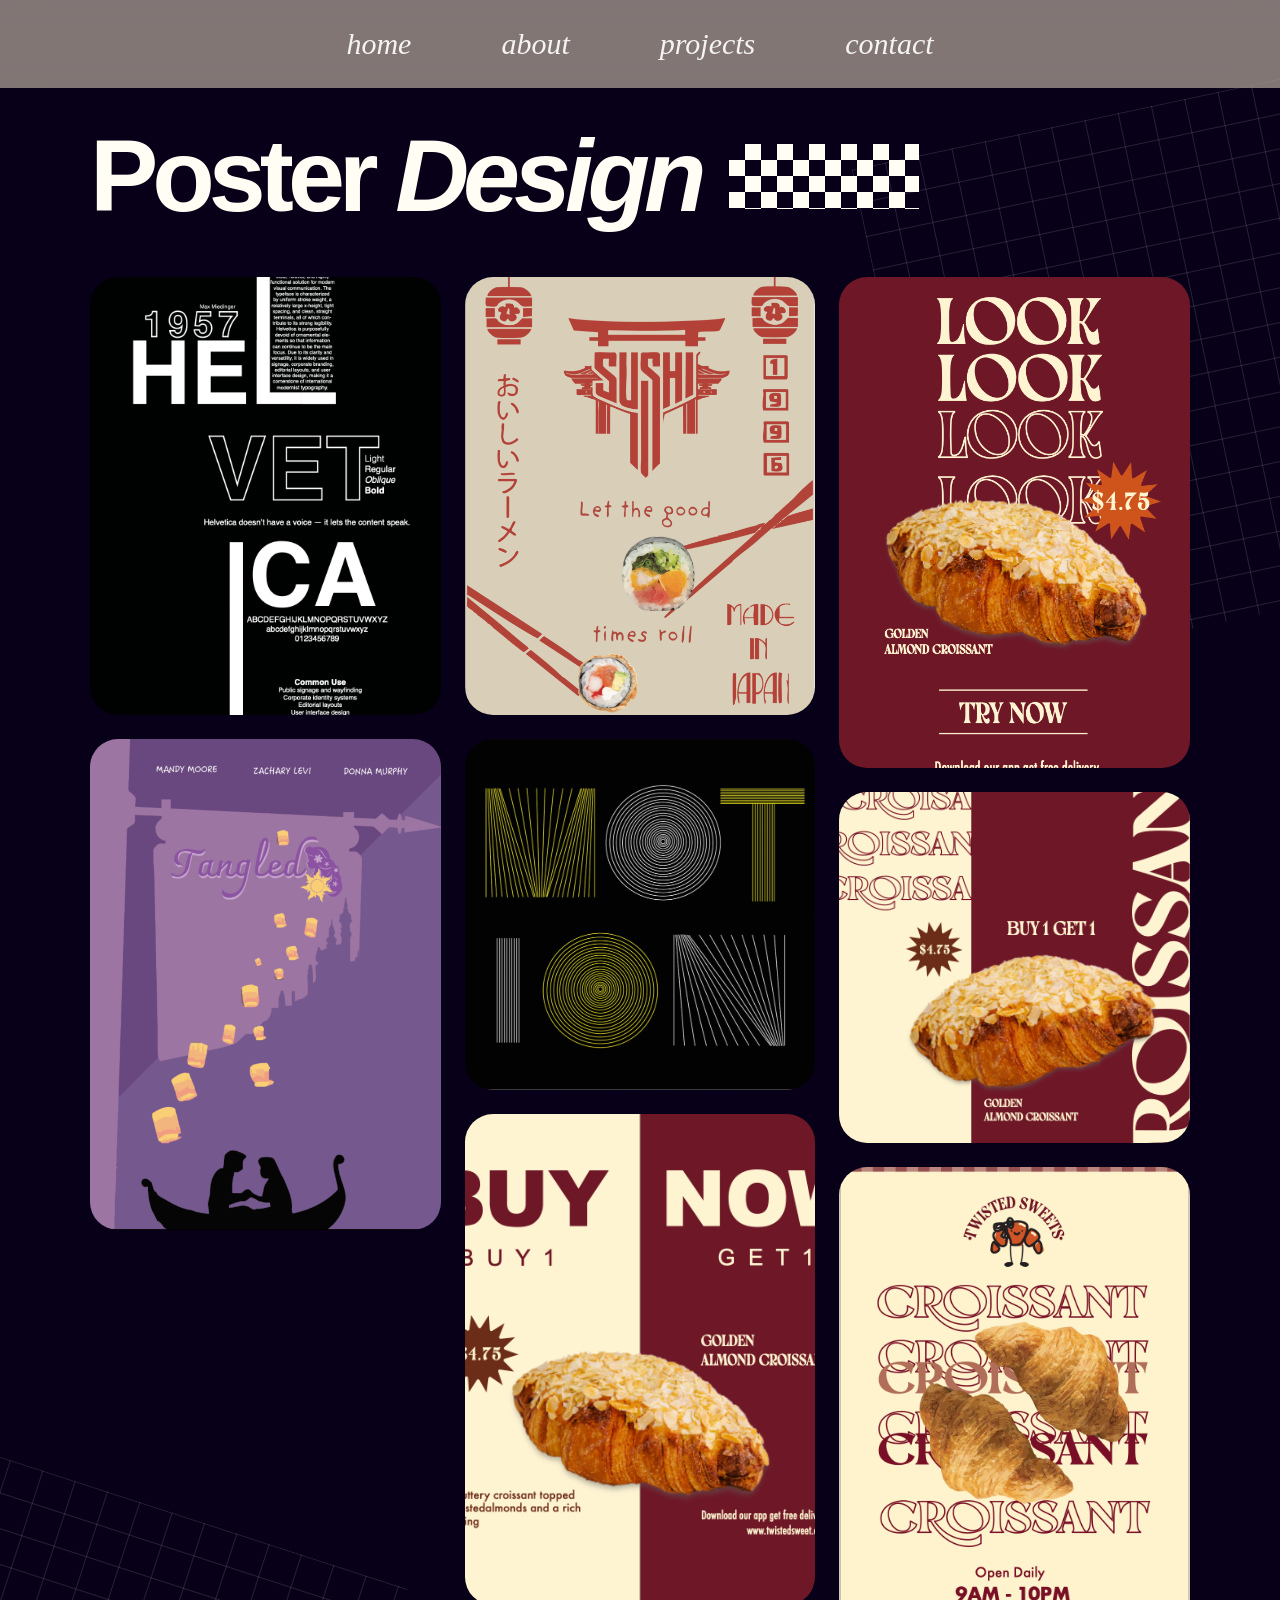
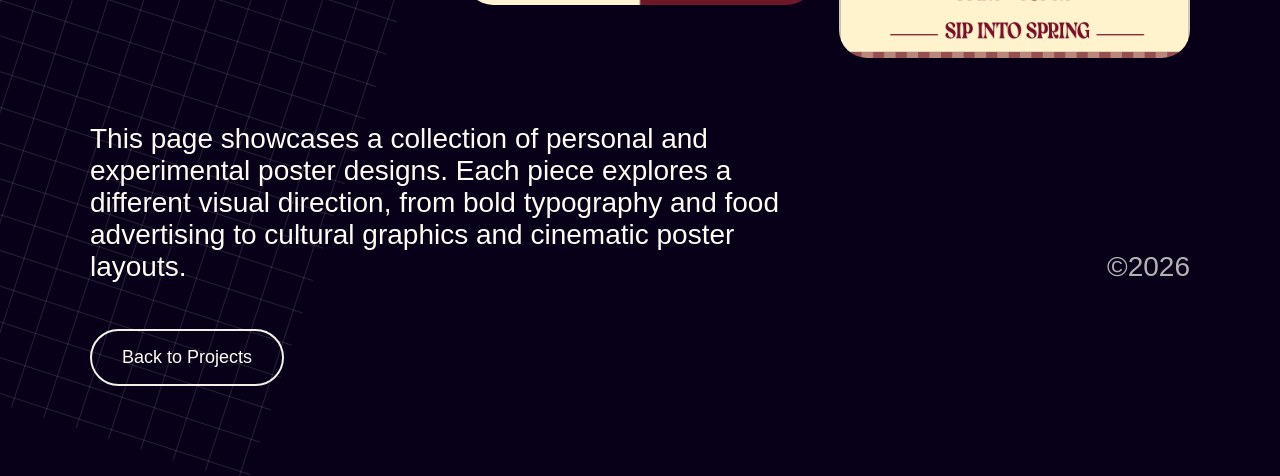
<file: poster.html>
<!DOCTYPE html>
<html lang="en">
<head>
  <meta charset="UTF-8" />
  <meta name="viewport" content="width=device-width, initial-scale=1.0" />
  <title>Poster Design | Hannah Do</title>
  <link rel="stylesheet" href="poster.css" />
</head>

<body>
  <nav class="nav">
    <a href="index.html">home</a>
    <a href="about.html">about</a>
    <a href="index.html#projects">projects</a>
    <a href="contact.html">contact</a>
  </nav>

  <section class="poster-page">
    <div class="grid-bg grid-left"></div>
    <div class="grid-bg grid-right"></div>

    <div class="poster-header">
      <h1>Poster <span>Design</span></h1>
      <div class="checker"></div>
    </div>

    <div class="poster-layout">
      <div class="poster-card square">
        <img src="Poster/typo.png" alt="Typography poster">
      </div>

      <div class="poster-card tall">
        <img src="Poster/poster 1.png" alt="Sushi poster">
      </div>

      <div class="poster-card tall">
        <img src="Poster/poster 2.png" alt="Tangled poster">
      </div>

      <div class="poster-card square">
        <img src="Poster/poster 3.png" alt="Croissant poster">
      </div>

      <div class="poster-card tall">
        <img src="Poster/4.png" alt="Croissant promotional poster">
      </div>

      <div class="poster-card tall">
        <img src="Poster/5.png" alt="Croissant poster design">
      </div>

      <div class="poster-card square">
        <img src="Poster/6.png" alt="Croissant social poster">
      </div>

      <div class="poster-card tall">
        <img src="Poster/7.png" alt="Croissant spring poster">
      </div>
    </div>

    <div class="poster-description">
      <p>
        This page showcases a collection of personal and experimental poster designs.
        Each piece explores a different visual direction, from bold typography and
        food advertising to cultural graphics and cinematic poster layouts.
      </p>

      <p class="credit">©2026</p>
    </div>
    <a href="index.html" class="button">Back to Projects</a>
  </section>
</body>
</html>
</file>
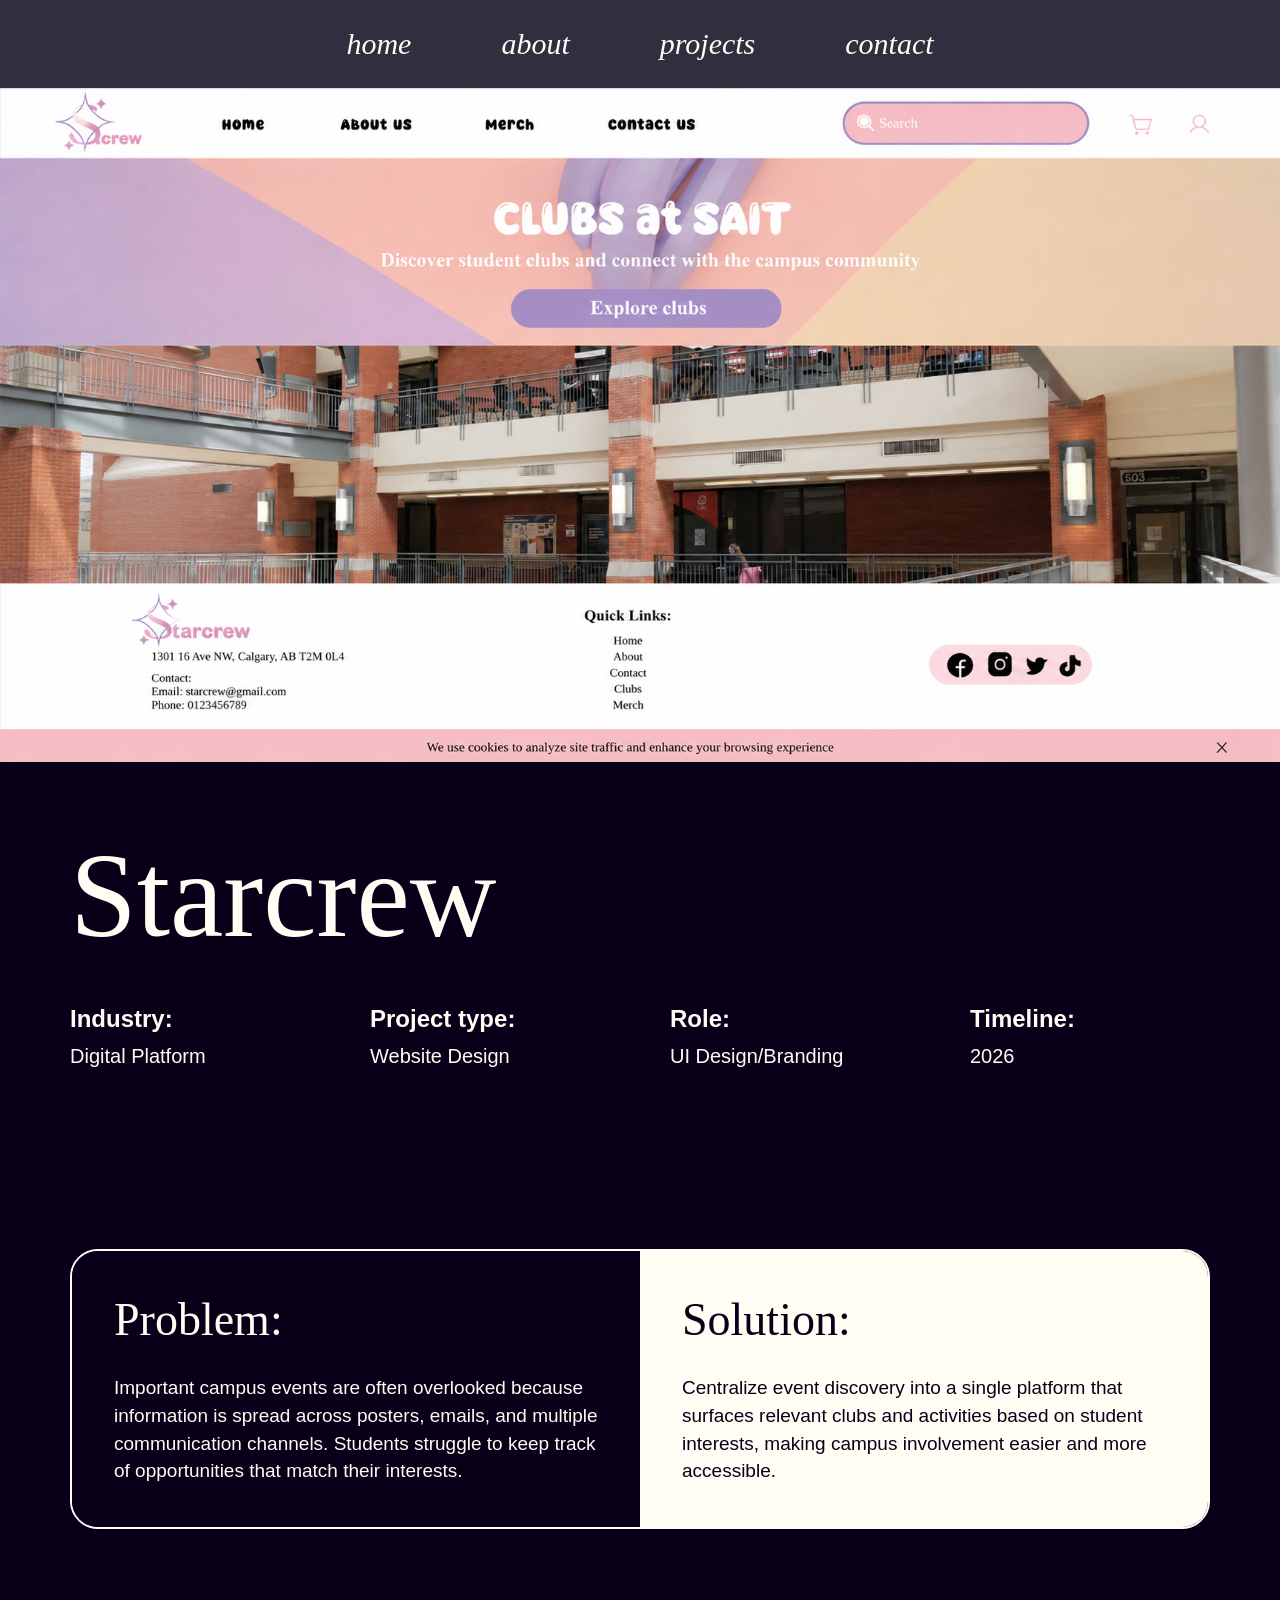
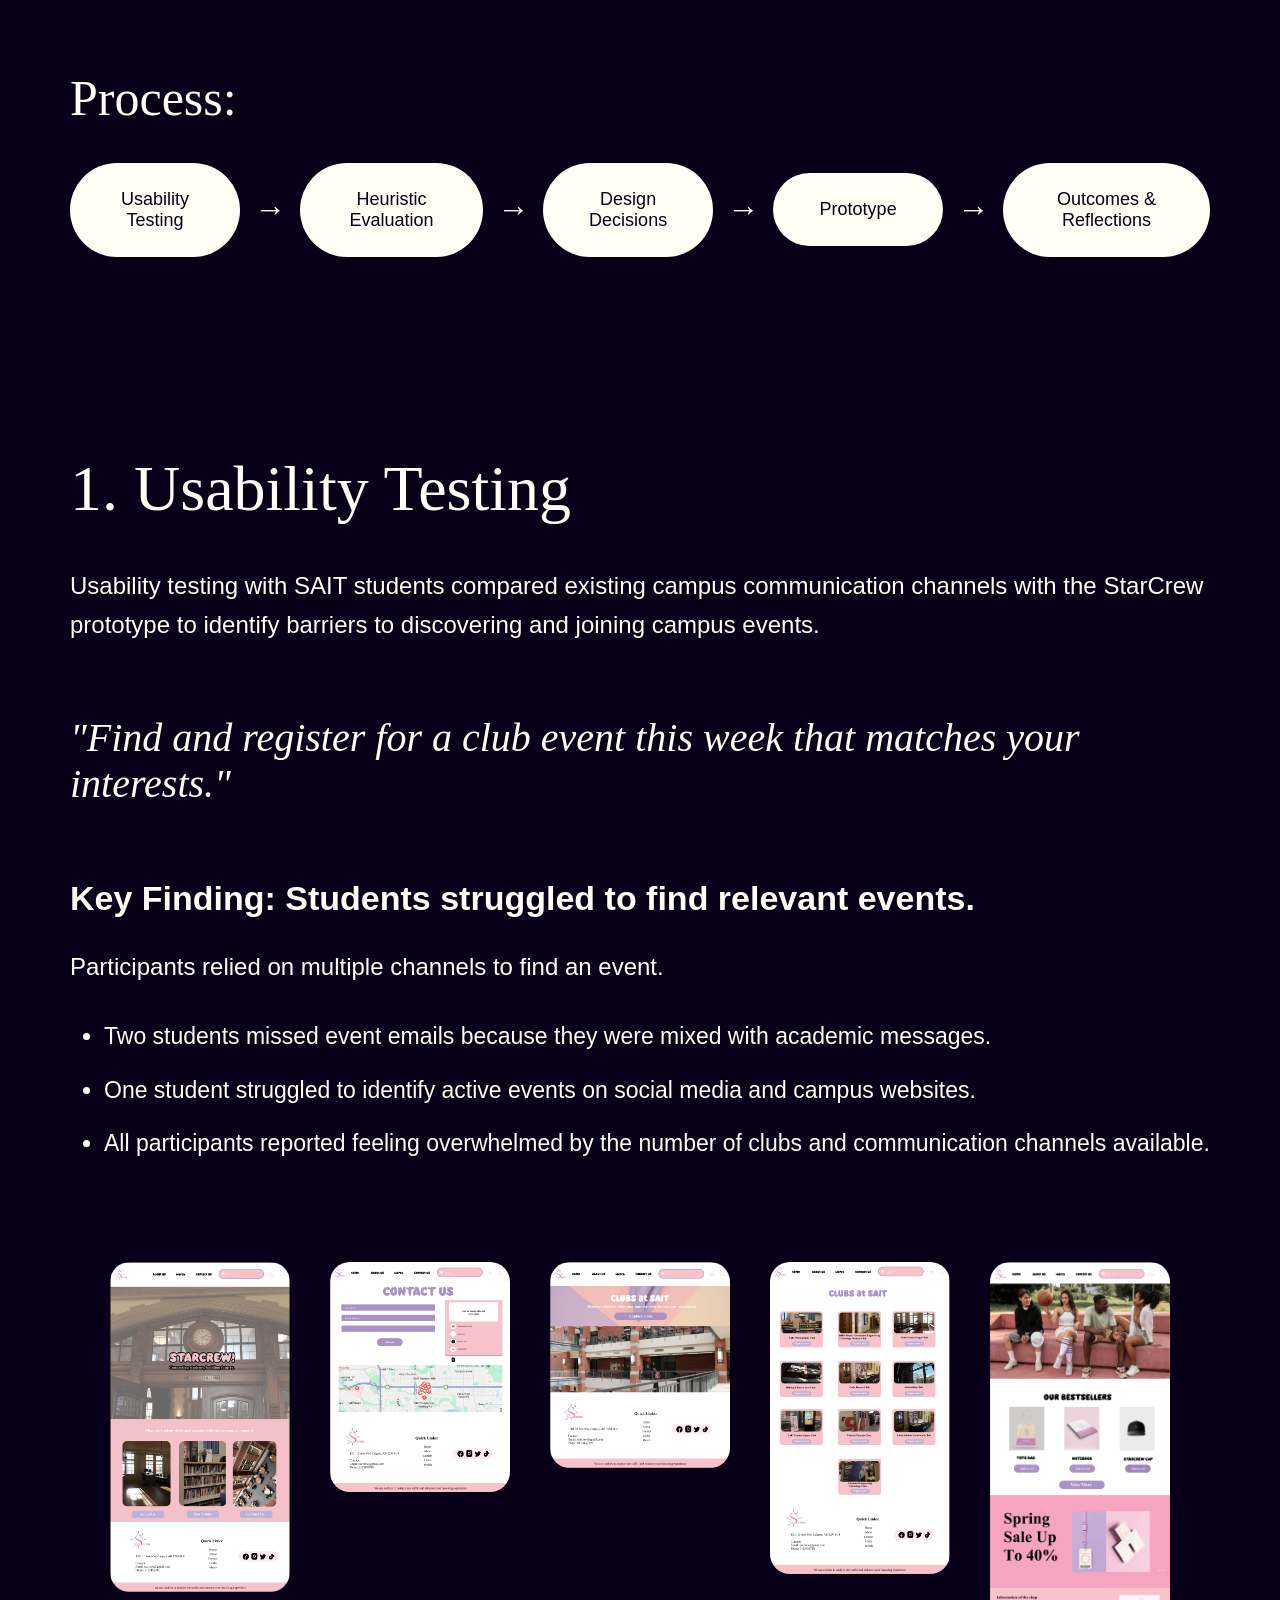
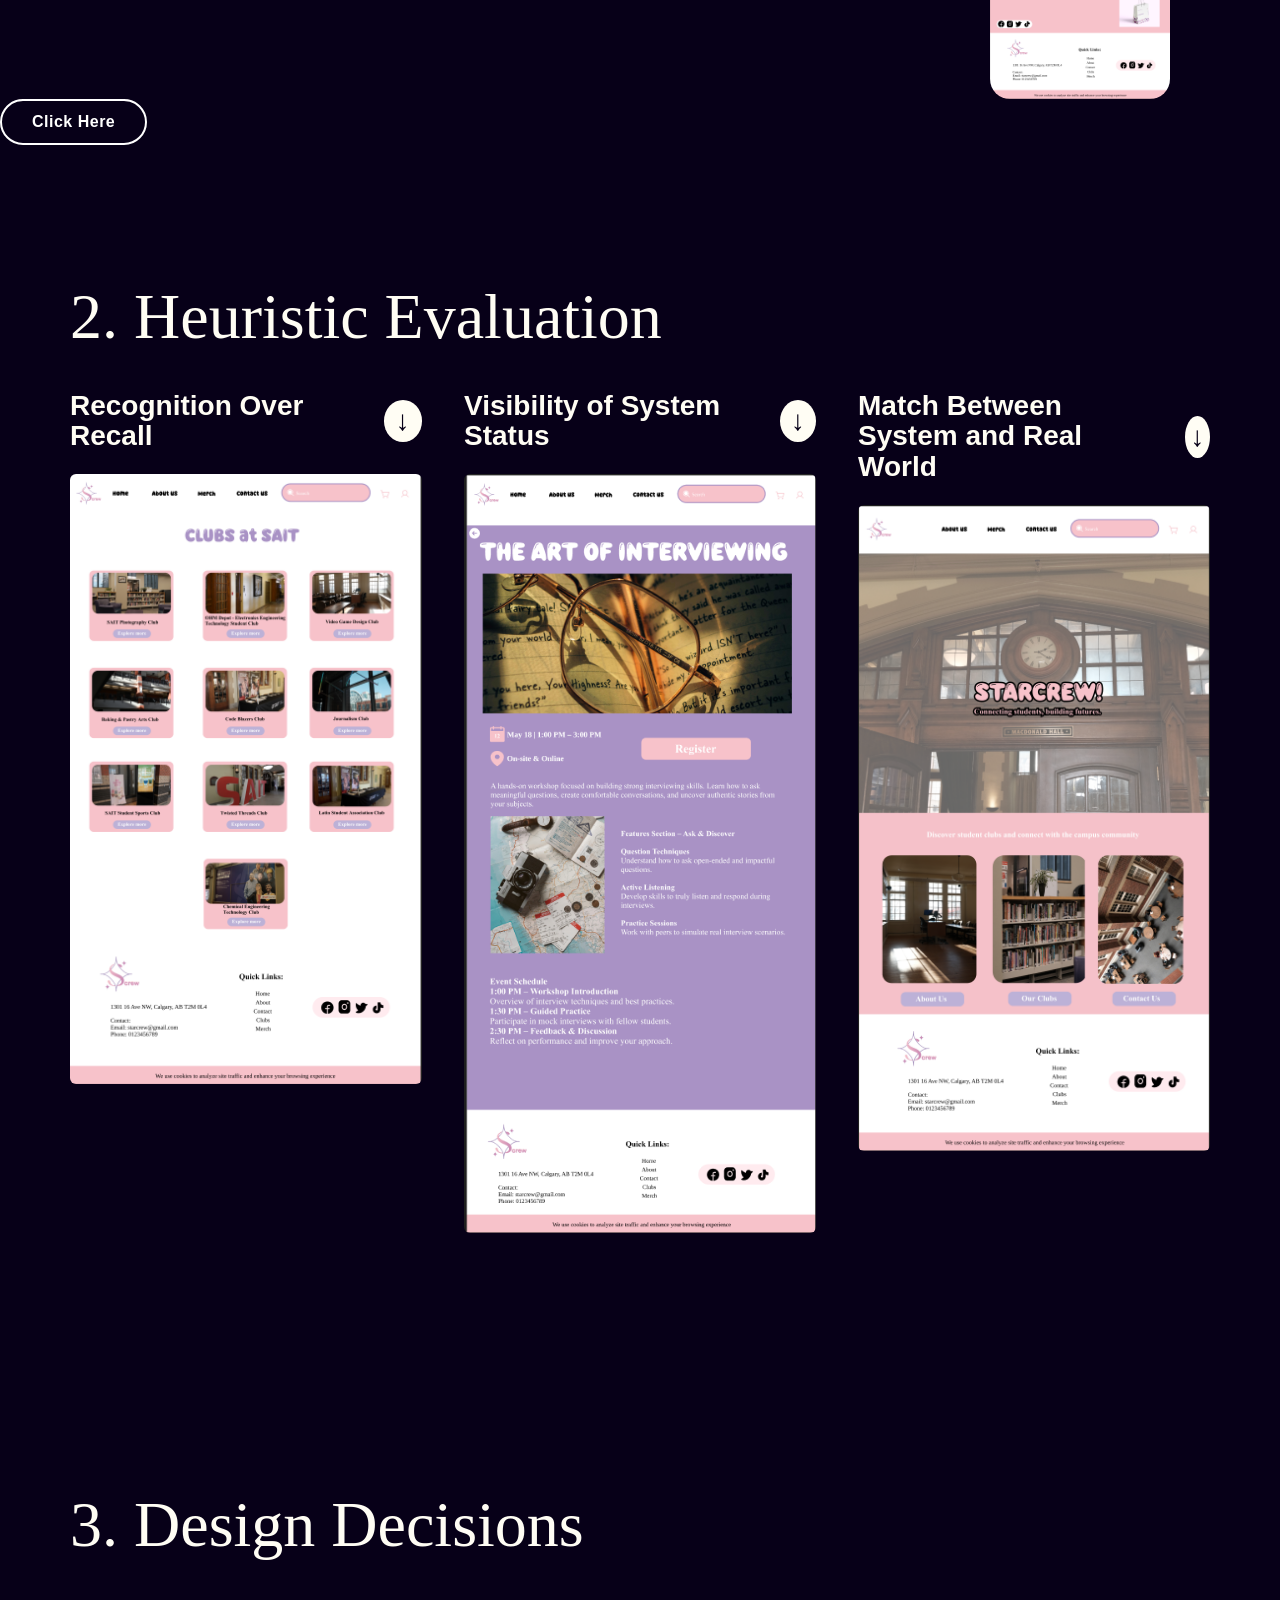
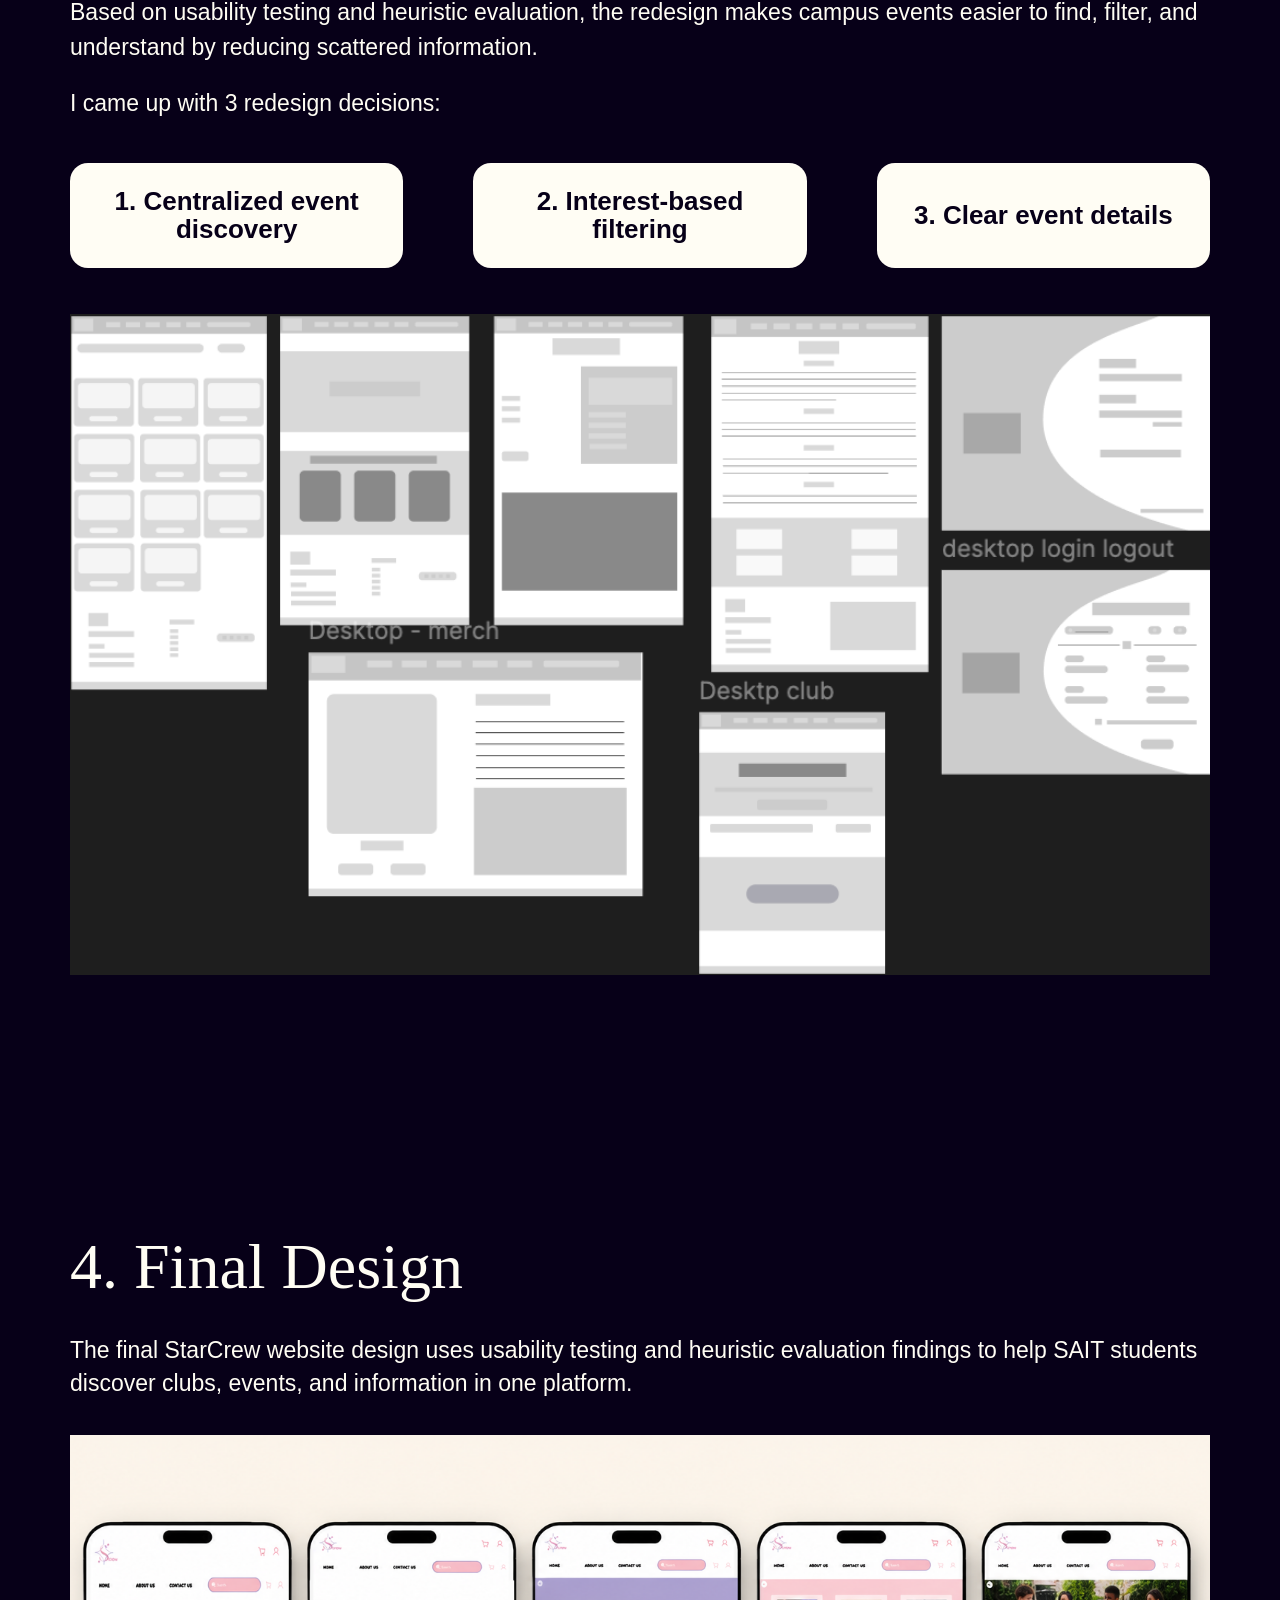
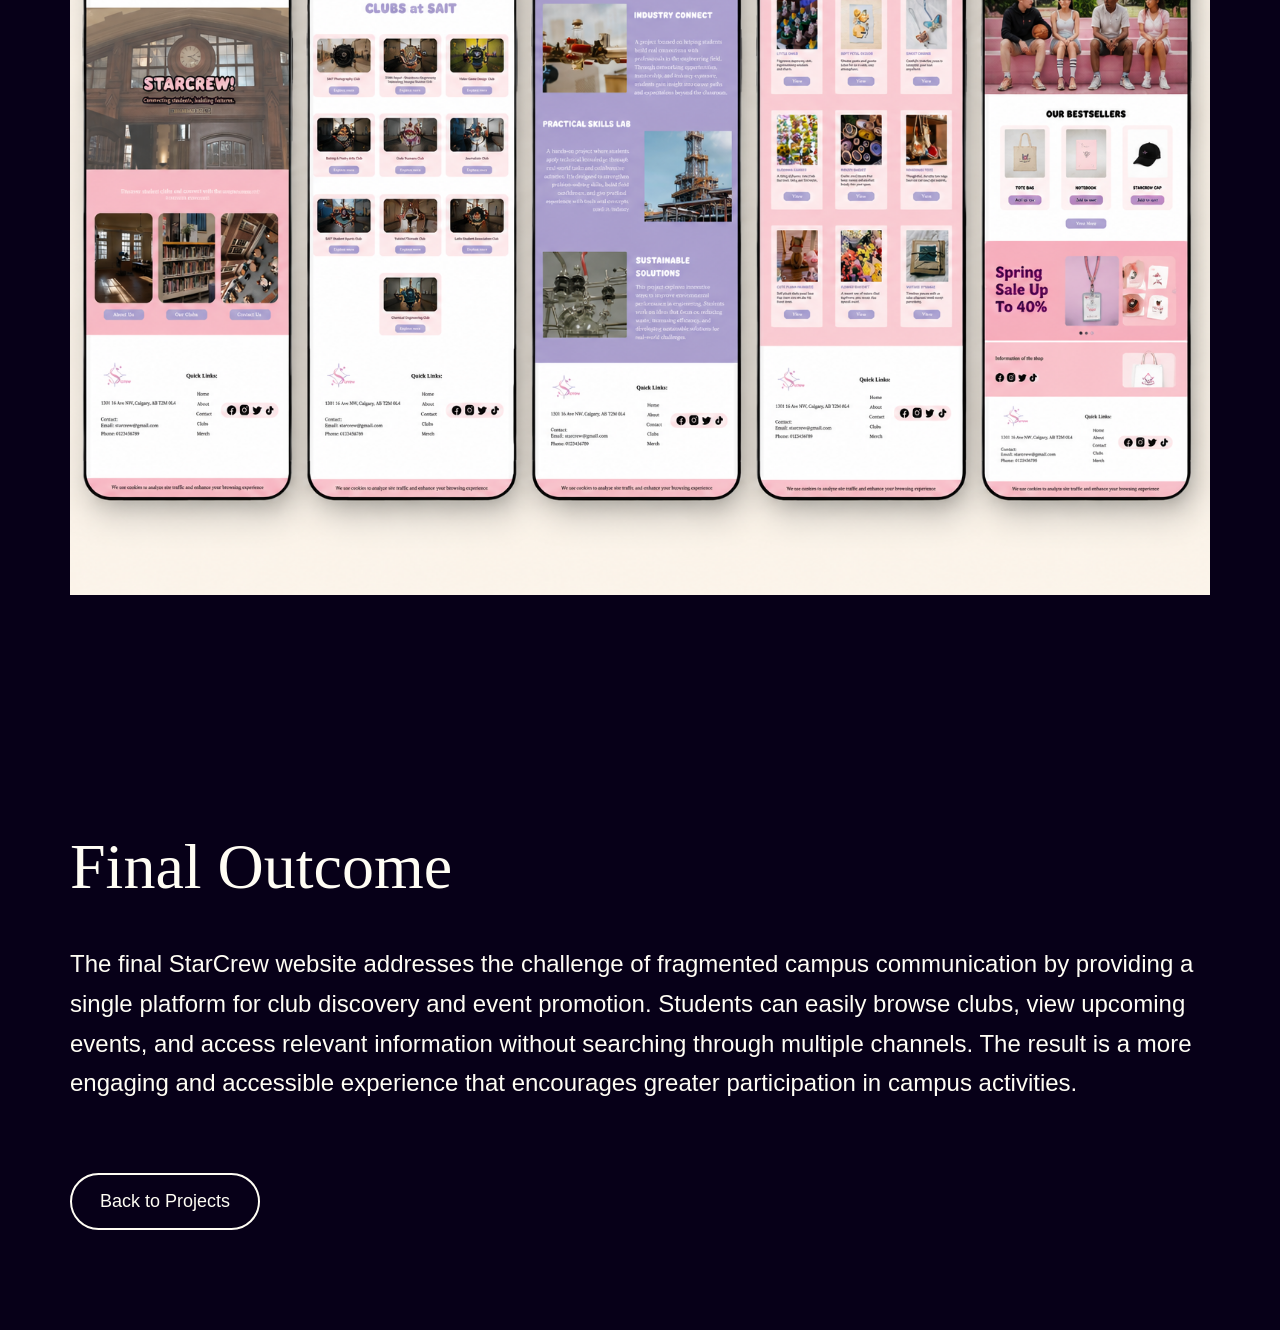
<file: starcrew.html>
<!DOCTYPE html>
<html lang="en">
<head>
  <meta charset="UTF-8" />
  <meta name="viewport" content="width=device-width, initial-scale=1.0" />
  <title>Starcrew | Hannah Do</title>
  <link rel="stylesheet" href="starcrew.css" />
  <link rel="javasheet" href="starcrew.js" />
</head>

<body>
  <nav class="nav">
    <a href="index.html">home</a>
    <a href="about.html">about</a>
    <a href="projects.html">projects</a>
    <a href="contact.html">contact</a>
  </nav>

  <section class="hero">
    <img src="Starcrew/background desktop.png" alt="Starcrew project" class="hero-image">

    <div class="hero-content">
      <h1>Starcrew</h1>

      <div class="project-meta">
        <div>
          <h3>Industry:</h3>
          <p>Digital Platform</p>
        </div>

        <div>
          <h3>Project type:</h3>
          <p>Website Design</p>
        </div>

        <div>
          <h3>Role:</h3>
          <p>UI Design/Branding</p>
        </div>

        <div>
          <h3>Timeline:</h3>
          <p>2026</p>
        </div>
      </div>
    </div>
  </section>

  <section class="overview">
    <div class="split-card">
      <div class="problem">
        <h2>Problem:</h2>
        
        <p>
            Important campus events are often overlooked because information is spread across posters, emails, and multiple communication channels. Students struggle to keep track of opportunities that match their interests.
        </p>
      </div>

      <div class="solution">
        <h2>Solution:</h2>
        
        <p>
            Centralize event discovery into a single platform that surfaces relevant clubs and activities based on student interests, making campus involvement easier and more accessible.
        </p>
      </div>
    </div>
  </section>

  <section class="process">
    <h2>Process:</h2>

    <div class="process-row">
      <div>Usability Testing</div>
      <span>→</span>
      <div>Heuristic Evaluation</div>
      <span>→</span>
      <div>Design Decisions</div>
      <span>→</span>
      <div>Prototype</div>
      <span>→</span>
      <div>Outcomes
        & Reflections</div>
    </div>
  </section>

  <section class="case-section">
    <h2>1. Usability Testing</h2>
    <p>
      Usability testing with SAIT students compared existing campus communication channels with the StarCrew prototype to identify barriers to discovering and joining campus events.
    </p>
    <blockquote>
      "Find and register for a club event this week that matches your interests."
      </blockquote>
    
      <h3>Key Finding: Students struggled to find relevant events.</h3>
    
      <p>
        Participants relied on multiple channels to find an event.
      </p>
    
      <ul>
        <li>
          Two students missed event emails because they were mixed with academic messages.
        </li>
        <li>
          One student struggled to identify active events on social media and campus websites.
        </li>
        <li>
          All participants reported feeling overwhelmed by the number of clubs and
          communication channels available.
        </li>
      </ul>
  </section>

  <section class="flow-images">

    <img src="Starcrew/page 1.png" alt="">
    <img src="Starcrew/page 2.png" alt="">
    <img src="Starcrew/page 3.png" alt="">
    <img src="Starcrew/page 4.png" alt="">
    <img src="Starcrew/page 5.png" alt="">

</section>
<a href="https://www.figma.com/proto/IUTWwmmM94OQU4pk7OhFbT/Starcrew-Website--Desktop-version?node-id=1-3&t=w3DvUTdwiqrpmYqG-1&starting-point-node-id=1%3A3" class="click-btn" target="_blank">
  Click Here
</a>
<section class="heuristic-section" id="heuristic">
    <div class="heuristic-inner">
      <h2>2. Heuristic Evaluation</h2>
  
  
      <div class="heuristic-grid">
  
        <div class="heuristic-card">
          <div class="card-top">
            <h3>Recognition Over Recall</h3>
            <button class="toggle-btn">↓</button>
          </div>
  
          <div class="card-description">
            <p>
              Students should not have to remember where an event was posted. StarCrew solves this by
              gathering club events, posters, and announcements into one place.
            </p>
          </div>
  
          <img src="Starcrew/page 4.png" alt="StarCrew screen">
        </div>
  
        <div class="heuristic-card">
          <div class="card-top">
            <h3>Visibility of System Status</h3>
            <button class="toggle-btn">↓</button>
          </div>
  
          <div class="card-description">
            <p>
              Students need to know if an event is open, full, upcoming, or closing soon. Clear status labels
              help them understand what actions they can take.
            </p>
          </div>
  
          <img src="Starcrew/page 9.png" alt="StarCrew screen">
        </div>
  
        <div class="heuristic-card">
          <div class="card-top">
            <h3>Match Between System and Real World</h3>
            <button class="toggle-btn">↓</button>
          </div>
  
          <div class="card-description">
            <p>
              Students search by interests, not only by club names. StarCrew organizes events by categories
              like design, networking, gaming, volunteering, and wellness.
            </p>
          </div>
  
          <img src="Starcrew/page 1.png" alt="StarCrew screen">
        </div>
  
      </div>
    </div>
  </section>

  <section class="design-section" id="design-decisions">
    <div class="design-inner">
      <h2>3. Design Decisions</h2>
  
      <p>
        Based on usability testing and heuristic evaluation, the redesign makes campus events easier to find, filter, and understand by reducing scattered information.
      </p>
  
      <p>I came up with 3 redesign decisions:</p>
  
      <div class="decision-row">
        <div class="decision-pill">1. Centralized event discovery</div>
        <div class="decision-pill">2. Interest-based filtering</div>
        <div class="decision-pill">3. Clear event details</div>
      </div>
  
      <div class="wireframe-box">
        <img src="Starcrew/low frame.png" alt="StarCrew wireframe sketches">
      </div>
    </div>
  </section>

  <section class="final-design-section" id="final-design">
    <div class="final-design-inner">
      <h2>4. Final Design</h2>
  
      <p>
        The final StarCrew website design uses usability testing and heuristic evaluation findings to help SAIT students discover clubs, events, and information in one platform.
      </p>
  
      <div class="final-design-image">
        <img src="Starcrew/mockup image.png" alt="StarCrew final design mockup">
      </div>
    </div>
  </section>
  
  <script src="starcrew.js"></script>

  <section class="case-section final">
    <h2>Final Outcome</h2>
    <p>
        The final StarCrew website addresses the challenge of fragmented campus communication by providing a single platform for club discovery and event promotion. Students can easily browse clubs, view upcoming events, and access relevant information without searching through multiple channels. The result is a more engaging and accessible experience that encourages greater participation in campus activities.
        </p>

    <a href="index.html" class="button">Back to Projects</a>
  </section>
</body>
</html>
</file>
<file: style.css>
* {
    margin: 0;
    padding: 0;
    box-sizing: border-box;
  }
  
  html {
    scroll-behavior: smooth;
  }
  
  body {
    background: #fffdf4;
    color: #070018;
    font-family: Arial, Helvetica, sans-serif;
    overflow-x: hidden;
  }
  
  a {
    color: inherit;
    text-decoration: none;
  }
  
  img {
    width: 100%;
    display: block;
  }
  
  /* NAV */
  
  .nav {
    position: fixed;
    top: 28px;
    left: 50%;
    transform: translateX(-50%);
    display: flex;
    gap: 90px;
    z-index: 100;
  }
  
  .nav a {
    font-family: Georgia, serif;
    font-style: italic;
    font-size: 30px;
    color: #070018;
    transition: 0.3s ease;
  }
  
  .nav a:hover {
    opacity: 0.45;
  }
  
  /* BACKGROUND BIG NAME */
  
  .background-name {
    position: fixed;
    left: -35px;
    bottom: -70px;
    width: 120%;
    z-index: 0;
    pointer-events: none;
  
    font-family: Georgia, serif;
    font-weight: 700;
    font-size: 31vw;
    line-height: 0.65;
    letter-spacing: -1.7vw;
    color: #070018;
  
    filter: blur(0px);
    opacity: 1;
    transition: filter 0.8s ease, opacity 0.8s ease;
  }
  
  .background-name.blur {
    filter: blur(14px);
    opacity: 0.85;
  }
  
  /* SECTIONS */
  
  .section {
    min-height: 100vh;
    position: relative;
    z-index: 2;
  }
  
  /* HERO */
  
  .hero {
    display: flex;
    align-items: center;
    justify-content: center;
  }
  
  .hero-text {
    width: 560px;
    text-align: center;
    margin-top: -80px;
    animation: fadeUp 1.2s ease forwards;
  }
  
  .hero-text p {
    font-size: 31px;
    line-height: 1.08;
    font-weight: 300;
    letter-spacing: -0.5px;
  }
  
  .hero-text span {
    display: block;
    font-family: Georgia, serif;
    font-style: italic;
    font-weight: 400;
  }
  
  
  /* PROJECTS */
  
  .projects {
    padding: 120px 70px 80px;
  }
  
  .projects-title {
    text-align: center;
    margin-bottom: 45px;
  }
  
  .projects-title h2 {
    font-family: Georgia, serif;
    font-size: 78px;
    font-weight: 400;
    line-height: 1;
  }
  
  .projects-title p {
    font-size: 28px;
    font-weight: 700;
    margin-top: 10px;
  }
  
  .project-grid {
    display: grid;
    grid-template-columns: repeat(3, 1fr);
    gap: 34px;
  }
  
  .project-card {
    background: #fffdf4;
    border-radius: 16px;
    overflow: hidden;
    box-shadow: 0 14px 28px rgba(7, 0, 24, 0.25);
    transition: transform 0.45s ease, filter 0.45s ease;
  }
  
  .project-card:hover {
    transform: translateY(-14px);
  }
  
  .project-card img {
    height: 320px;
    object-fit: cover;
  }
  
  .project-info {
    padding: 24px 28px 32px;
  }
  
  .project-info span {
    display: inline-block;
    background: #070018;
    color: #fffdf4;
    padding: 8px 18px;
    border-radius: 999px;
    font-size: 18px;
    margin-bottom: 22px;
  }
  
  .project-info h3 {
    font-family: Georgia, serif;
    font-size: 46px;
    font-weight: 400;
    line-height: 0.95;
    margin-bottom: 18px;
  }
  
  .project-info p {
    font-size: 24px;
    font-weight: 700;
    line-height: 1.05;
  }
  
  /* CONTACT */
  
  .contact {
    display: flex;
    align-items: center;
    justify-content: center;
  }
  
  .contact-content {
    text-align: center;
  }
  
  .contact-content h2 {
    font-family: Georgia, serif;
    font-size: 82px;
    font-weight: 400;
    margin-bottom: 35px;
  }
  
  .contact-buttons {
    display: flex;
    gap: 18px;
    justify-content: center;
    margin-bottom: 90px;
  }
  
  .contact-buttons a {
    width: 460px;
    padding: 28px;
    border: 4px solid #070018;
    border-radius: 999px;
    font-size: 58px;
    transition: 0.3s ease;
  }
  
  .contact-buttons a:hover {
    background: #070018;
    color: #fffdf4;
  }
  
  .contact-content p {
    font-size: 20px;
  }
  
  /* ANIMATION */
  
  .reveal {
    opacity: 0;
    transform: translateY(70px);
    filter: blur(12px);
    transition: 1s cubic-bezier(0.22, 1, 0.36, 1);
  }
  
  .reveal.show {
    opacity: 1;
    transform: translateY(0);
    filter: blur(0);
  }
  
  @keyframes fadeUp {
    from {
      opacity: 0;
      transform: translateY(60px);
      filter: blur(12px);
    }
  
    to {
      opacity: 1;
      transform: translateY(0);
      filter: blur(0);
    }
  }
  
  /* RESPONSIVE */
  
  @media (max-width: 900px) {
    .nav {
      gap: 30px;
    }
  
    .nav a {
      font-size: 22px;
    }
  
    .background-name {
      font-size: 45vw;
      bottom: -35px;
    }
  
    .hero-text {
      width: 90%;
    }
  
    .hero-text p {
      font-size: 25px;
    }
  
    .about-card {
      width: 90%;
      height: auto;
      grid-template-columns: 1fr;
    }
  
    .about-img img {
      height: 280px;
    }
  
    .project-grid {
      grid-template-columns: 1fr;
    }
  
    .projects {
      padding: 100px 24px 60px;
    }
  
    .contact-buttons {
      flex-direction: column;
    }
  
    .contact-buttons a {
      width: 320px;
      font-size: 42px;
    }
  }
  .footer{
    display:flex;
    justify-content:center;
    align-items:center;

    padding:80px 0;

    font-size:18px;
}
/* FIX ABOUT CARD ON HOMEPAGE */

.about {
    display: flex;
    align-items: center;
    justify-content: center;
    min-height: 100vh;
    padding: 120px 70px;
  }
  
  .about-card {
    width: 880px;
    height: 430px;
    background: #070018;
    border-radius: 14px;
    display: grid;
    grid-template-columns: 1.15fr 1fr;
    overflow: hidden;
    box-shadow: 0 18px 30px rgba(7, 0, 24, 0.25);
    position: relative;
    z-index: 5;
  }
  
  .about-img {
    width: 100%;
    height: 100%;
    overflow: hidden;
  }
  
  .about-img img {
    width: 100%;
    height: 100%;
    object-fit: cover;
    filter: blur(8px);
    transform: scale(1.08);
  }
  
  .about-content {
    padding: 28px;
    color: #fffdf4;
  }
  
  .about-content h2 {
    font-family: Georgia, serif;
    font-size: 78px;
    line-height: 0.78;
    font-weight: 400;
    margin-bottom: 20px;
  }
  
  .about-content p {
    font-size: 17px;
    line-height: 1.35;
  }

  .project-card {
    position: relative;
    display: block;
    cursor: pointer;
    transition: transform 0.35s ease, box-shadow 0.35s ease, filter 0.35s ease;
  }
  
  .project-card:hover {
    transform: translateY(-14px) scale(1.02);
    box-shadow: 0 25px 45px rgba(7, 0, 24, 0.35);
    filter: brightness(1.08);
  }
  
  .project-card img {
    transition: transform 0.45s ease;
  }
  
  .project-card:hover img {
    transform: scale(1.05);
  }
</file>
<file: about.css>
/* RESET */

*{
    margin:0;
    padding:0;
    box-sizing:border-box;
}

body{
    background:#fffdf4;
    color:#070018;
    font-family:"Inter", sans-serif;
    overflow-x:hidden;
}

a{
    text-decoration:none;
    color:inherit;
}

img{
    display:block;
    width:100%;
}

/* NAVIGATION */

.nav{
    position:fixed;
    top:30px;
    left:50%;
    transform:translateX(-50%);
    display:flex;
    gap:90px;
    z-index:999;
}

.nav a{
    font-family:"Cormorant Garamond", serif;
    font-size:34px;
    font-style:italic;
    transition:.3s;
}

.nav a:hover{
    opacity:.5;
}

/* ABOUT LAYOUT */

.about-page{
    min-height:100vh;
    padding:120px 80px 80px;
}

.about-wrapper{
    display:grid;
    grid-template-columns:500px 1fr;
    gap:80px;
    align-items:start;
}

/* LEFT SIDE */

.profile-section{
    position:relative;
}

/* checker pattern */

.checker{
    position:absolute;
    top:-40px;
    left:-40px;
    width:140px;
    height:140px;

    background:
    linear-gradient(45deg,#070018 25%,transparent 25%),
    linear-gradient(-45deg,#070018 25%,transparent 25%),
    linear-gradient(45deg,transparent 75%,#070018 75%),
    linear-gradient(-45deg,transparent 75%,#070018 75%);

    background-size:40px 40px;

    opacity:.12;
    transform:rotate(-15deg);
}

/* image frame */

.profile-frame{
    border:3px solid #070018;
    padding:16px;
    position:relative;
}

.profile-frame img{
    height:650px;
    object-fit:cover;
    filter:grayscale(100%);
}

/* photoshop frame handles */

.profile-frame::before,
.profile-frame::after{
    content:"";
    position:absolute;
    width:18px;
    height:18px;
    background:#070018;
}

.profile-frame::before{
    top:-10px;
    left:-10px;
}

.profile-frame::after{
    bottom:-10px;
    right:-10px;
}

/* role tags */

.role-tags{
    display:flex;
    flex-wrap:wrap;
    gap:12px;
    margin-top:20px;
}

.role-tags span{
    background:#070018;
    color:#fffdf4;
    padding:12px 20px;
    border-radius:999px;
    font-size:18px;
}

/* RIGHT SIDE */

.intro{
    margin-bottom:50px;
}

.intro h1{
    font-size:92px;
    line-height:.9;
    font-family:"Cormorant Garamond", serif;
    font-style:italic;
    margin-bottom:25px;
}

.intro p{
    font-size:28px;
    line-height:1.3;
    max-width:900px;
}

/* SECTIONS */

.content-grid{
    display:grid;
    grid-template-columns:1fr 1fr;
    gap:60px;
}

.content-block h2{
    font-size:72px;
    line-height:1;
    margin-bottom:18px;

    font-family:"Cormorant Garamond", serif;
    color:#070018;
}

.content-block ul{
    list-style:none;
}

.content-block li{
    font-size:24px;
    margin-bottom:12px;
    position:relative;
    padding-left:22px;
}

.content-block li::before{
    content:"•";
    position:absolute;
    left:0;
}

/* SOFTWARE */

.software{
    margin-top:50px;
}

.software h2{
    font-size:72px;
    font-family:"Cormorant Garamond", serif;
    margin-bottom:20px;
}

.software-icons{
    display:flex;
    gap:16px;
}

.software-icons div{
    width:90px;
    height:90px;
    background:#070018;
    color:white;

    display:flex;
    align-items:center;
    justify-content:center;

    font-size:28px;
    font-weight:600;

    border-radius:10px;
}

/* FOOTER */

.footer{
    padding:60px 80px;
    text-align:right;
    font-size:18px;
}

/* MOBILE */

@media(max-width:1100px){

    .about-wrapper{
        grid-template-columns:1fr;
    }

    .profile-frame img{
        height:500px;
    }

    .intro h1{
        font-size:60px;
    }

    .content-grid{
        grid-template-columns:1fr;
    }

    .nav{
        gap:30px;
    }

}
.footer{
    display:flex;
    justify-content:center;
    align-items:center;

    padding:80px 0;

    font-size:18px;
}
</file>
<file: choochew.css>
* {
    margin: 0;
    padding: 0;
    box-sizing: border-box;
  }
  
  body {
    background: #fceec9;
    color: #72140e;
    font-family: 'Poppins', sans-serif;
    overflow-x: hidden;
  }
  
  a {
    color: inherit;
    text-decoration: none;
  }
  
  img {
    width: 100%;
    display: block;
  }
  
  /* NAV */
  
  .nav {
    position: fixed;
    top: 0;
    left: 0;
    width: 100%;
    height: 88px;
    display: flex;
    justify-content: center;
    align-items: center;
    gap: 90px;
    z-index: 999;
    background: rgba(252, 238, 201, 0.45);
    backdrop-filter: blur(18px);
  }
  
  .nav a {
    font-family: Georgia, serif;
    font-style: italic;
    font-size: 30px;
    color: #72140e;
  }
  
  .nav a:hover {
    opacity: 0.55;
  }
  
  /* HERO */
  
  .hero {
    min-height: 100vh;
    display: grid;
    grid-template-columns: 1fr 1fr;
    gap: 70px;
    padding: 150px 90px 90px;
    align-items: center;
  }
  
  .tags {
    display: flex;
    gap: 16px;
    margin-bottom: 45px;
  }
  
  .tags span {
    background: #fcca84;
    color: #72140e;
    padding: 14px 34px;
    border-radius: 999px;
    font-size: 24px;
  }
  
  .hero h1 {
    font-size: clamp(70px, 7vw, 120px);
    line-height: 0.9;
    margin-bottom: 55px;
    letter-spacing: -3px;
    color: #72140e;
  }
  
  .hero p {
    max-width: 780px;
    font-size: 25px;
    line-height: 1.55;
    margin-bottom: 50px;
  }
  
  .color-row {
    display: flex;
    gap: 18px;
    margin-top: 40px;
    width: 100%;
  }
  
  .color-row span {
    flex: 1;
    height: 80px;
    border-radius: 10px;
  }
  
  .c1 { background: #a10b01; }
  .c2 { background: #fceec9; border: 1px solid #72140e; }
  .c3 { background: #fcca84; }
  .c4 { background: #df1f26; }
  .c5 { background: #1b623b; }
  
  .hero-image {
    position: relative;
    min-height: 680px;
    display: flex;
    align-items: center;
    justify-content: center;
  }
  
  .stripe-bg {
    position: absolute;
    inset: -50px;
    background: repeating-linear-gradient(
      90deg,
      rgba(252, 202, 132, 0.55) 0 75px,
      transparent 75px 150px
    );
    z-index: 0;
  }
  
  .hero-image img {
    width: 100%;
    max-width: 1000px;
    position: relative;
    z-index: 2;
    box-shadow: 0 25px 45px rgba(114, 20, 14, 0.18);
  }
  
  /* TYPE SECTION */
  
  .type-section {
    min-height: 70vh;
    padding: 90px;
    display: grid;
    grid-template-columns: 0.7fr 1.3fr;
    align-items: center;
    gap: 80px;
    background: #fceec9;
  }
  
  .big-letter {
    font-size: 420px;
    line-height: 0.7;
    font-weight: 800;
    color: #a10b01;
  }
  
  .alphabet {
    display: grid;
    grid-template-columns: repeat(9, 1fr);
    gap: 40px 70px;
  }
  
  .alphabet span {
    font-size: 70px;
    font-weight: 800;
    color: #a10b01;
  }
  
  /* POSTER */
  
  .poster-section{
    padding: 100px 80px;
    display:flex;
    justify-content:center;
}

.poster-section img{
    width: 70%;
    max-width:1000px;
    height:auto;
}
  
  /* GALLERY */

.gallery-section {
    background: #fceec9;
    padding: 90px;
    max-width: 1500px;
    margin: 0 auto;
  
    display: grid;
    grid-template-columns: 2fr 1fr;
    gap: 34px;
    align-items: start;
  }
  
  .gallery-section div {
    background: #fff6e5;
    border-radius: 22px;
    overflow: hidden;
    min-height: 0;
  }
  
  .gallery-section img {
    width: 100%;
    height: 100%;
    display: block;
  }
  
  /* ảnh lớn bên trái */
  .large-card {
    height: 520px;
  }
  
  .large-card img {
    object-fit: cover;
    object-position: center;
  }
  
  /* ảnh nhỏ bên phải */
  .small-card {
    height: 420px;
  }
  
  .small-card img {
    object-fit: contain;
    padding: 20px;
  }
  
  /* ảnh ngang phía dưới */
  .wide-card {
    height: 360px;
  }
  
  .wide-card img {
    object-fit: cover;
    object-position: center;
  }
  
  /* nếu muốn ảnh pattern không bị khoảng trắng */
  .large-card.pattern img {
    object-fit: cover;
  }
  /* OUTCOME */
  
  .outcome {
    background: #72140e;
    color: #fceec9;
    padding: 130px 90px;
  }
  
  .outcome h2 {
    font-family: Georgia, serif;
    font-size: 80px;
    font-weight: 400;
    margin-bottom: 35px;
    color: #fceec9;
  }
  
  .outcome p {
    font-size: 26px;
    line-height: 1.45;
    max-width: 1200px;
  }
  
  .button {
    display: inline-block;
    margin-top: 45px;
    padding: 16px 30px;
    border: 2px solid #fceec9;
    border-radius: 999px;
    font-size: 18px;
    color: #fceec9;
  }
  
  .button:hover {
    background: #fceec9;
    color: #72140e;
  }
  
  /* RESPONSIVE */
  
  @media (max-width: 900px) {
    .nav {
      gap: 30px;
    }
  
    .nav a {
      font-size: 22px;
    }
  
    .hero {
      grid-template-columns: 1fr;
      padding: 130px 24px 70px;
    }
  
    .hero p {
      font-size: 21px;
    }
  
    .hero-image {
      min-height: auto;
    }
  
    .hero-image img {
      width: 100%;
    }
  
    .type-section {
      grid-template-columns: 1fr;
      padding: 70px 24px;
    }
  
    .big-letter {
      font-size: 260px;
    }
  
    .alphabet {
      grid-template-columns: repeat(5, 1fr);
      gap: 24px;
    }
  
    .alphabet span {
      font-size: 42px;
    }
  
    .poster-section,
    .gallery-section,
    .outcome {
      padding: 70px 24px;
    }
  
    .gallery-section {
      grid-template-columns: 1fr;
    }
  }
  /* ==========================
   CARD HOVER EFFECT
========================== */

.project-card,
.gallery-section div,
.poster-section img,
.hero-image img {
  transition: all 0.4s ease;
}

/* Card nổi lên */

.gallery-section div:hover,
.project-card:hover {
  transform: translateY(-12px);
  box-shadow: 0 25px 50px rgba(114, 20, 14, 0.25);
}

/* Ảnh zoom nhẹ */

.gallery-section div {
  overflow: hidden;
}

.gallery-section div img {
  transition: transform 0.5s ease;
}

.gallery-section div:hover img {
  transform: scale(1.06);
}

/* Hero image */

.hero-image img:hover {
  transform: translateY(-10px) scale(1.02);
  box-shadow: 0 30px 60px rgba(114, 20, 14, 0.3);
}

/* Poster */

.poster-section img:hover {
  transform: scale(1.02);
  box-shadow: 0 30px 60px rgba(114, 20, 14, 0.25);
}
</file>
<file: giroo.css>
@import url('https://fonts.googleapis.com/css2?family=Poppins:wght@300;400;500;600;700&display=swap');
@import url('https://fonts.googleapis.com/css2?family=Arvo:wght@400;700&display=swap');

* {
  margin: 0;
  padding: 0;
  box-sizing: border-box;
}

body {
  background: #b7e0cd;
  color: #338787;
  font-family: 'Poppins', sans-serif;
  overflow-x: hidden;
}

a {
  color: inherit;
  text-decoration: none;
}

img {
  width: 100%;
  display: block;
}

/* NAV */

.nav {
  position: fixed;
  top: 0;
  left: 0;
  width: 100%;
  height: 88px;
  display: flex;
  justify-content: center;
  align-items: center;
  gap: 90px;
  z-index: 999;
  background: rgba(183, 224, 205, 0.45);
  backdrop-filter: blur(18px);
}

.nav a {
  font-family: 'Arvo', serif;
  font-style: italic;
  font-size: 30px;
  color: #338787;
}

.nav a:hover {
  opacity: 0.55;
}

/* HERO */

.hero {
  min-height: 100vh;
  display: grid;
  grid-template-columns: 1fr 1fr;
  gap: 70px;
  padding: 150px 90px 90px;
  align-items: center;
}

.tags {
  display: flex;
  gap: 16px;
  margin-bottom: 45px;
}

.tags span {
  background: #f3f09a;
  color: #338787;
  padding: 14px 34px;
  border-radius: 999px;
  font-size: 24px;
  font-weight: 600;
}

.hero h1 {
  font-family: 'Arvo', serif;
  font-size: clamp(76px, 8vw, 140px);
  line-height: 0.9;
  margin-bottom: 55px;
  letter-spacing: -3px;
  color: #338787;
}

.hero p {
  max-width: 780px;
  font-size: 25px;
  line-height: 1.55;
  margin-bottom: 50px;
}

.color-row {
  display: flex;
  gap: 18px;
  margin-top: 40px;
  width: 100%;
}

.color-row span {
  flex: 1;
  height: 80px;
  border-radius: 10px;
}

.c1 { background: #b7e0cd; border: 1px solid #338787; }
.c2 { background: #338787; }
.c3 { background: #f3f09a; }
.c4 { background: #ebaf57; }

.hero-image {
  position: relative;
  min-height: 680px;
  display: flex;
  align-items: center;
  justify-content: center;
}

.stripe-bg {
  position: absolute;
  inset: -50px;
  background: repeating-linear-gradient(
    90deg,
    rgba(235, 175, 87, 0.55) 0 75px,
    transparent 75px 150px
  );
  z-index: 0;
}

.hero-image img {
  width: 100%;
  max-width: 1000px;
  position: relative;
  z-index: 2;
  box-shadow: 0 25px 45px rgba(51, 135, 135, 0.25);
}

/* TYPE SECTION */

.type-section {
    min-height: 70vh;
    padding: 90px;
    background: #fffaf2;
    color: #338787;
    text-align: center;
  }
  
  .big-letter {
    display: none;
  }
  
  .alphabet {
    max-width: 1100px;
    margin: 0 auto;
    display: block;
    font-family: 'Charm', cursive;
    font-size: 58px;
    line-height: 1.18;
    color: #338787;
  }
  
  .alphabet::before {
    content: "Charmorman";
    display: block;
    font-family: 'Charm', cursive;
    font-size: 78px;
    margin-bottom: 30px;
  }
  
  .alphabet span {
    font-family: 'Charm', cursive;
    font-size: 58px;
    font-weight: 400;
    color: #338787;
  }

/* POSTER */

.poster-section {
  background: #ebaf57;
  padding: 110px 90px;
  display: flex;
  justify-content: center;
}

.poster-section img {
  width: min(1200px, 90vw);
  height: auto;
  border-radius: 12px;
}

/* GALLERY */

.gallery-section {
  background: #b7e0cd;
  padding: 90px;
  max-width: 1500px;
  margin: 0 auto;

  display: grid;
  grid-template-columns: 1.7fr 1.3fr;
  gap: 34px;
  align-items: start;
}

.gallery-section div {
  background: #f3f09a;
  border-radius: 22px;
  overflow: hidden;
  min-height: 0;
}

.gallery-section img {
  width: 100%;
  height: 100%;
  display: block;
}

.large-card {
  height: 560px;
}

.large-card img {
  object-fit: cover;
  object-position: center;
}

.small-card {
  height: 380px;
}

.small-card {
    background: #f3f09a;
    border-radius: 40px;
    padding: 30px;
    overflow: hidden;
    height: 520px; /* chỉnh chiều cao card */
    display: flex;
    align-items: center;
    justify-content: center;
  }
  
  .small-card img {
    width: 100%;
    height: 100%;
    object-fit: contain; /* hiện full ảnh, không bị cắt */
    object-position: center;
    display: block;
    border-radius: 24px;
  }

.wide-card {
  height: 360px;
}

.wide-card img {
  object-fit: cover;
  object-position: center;
}

/* OUTCOME */

.outcome {
  background: #338787;
  color: #f3f09a;
  padding: 130px 90px;
}

.outcome h2 {
  font-family: 'Arvo', serif;
  font-size: 80px;
  font-weight: 400;
  margin-bottom: 35px;
  color: #f3f09a;
}

.outcome p {
  font-size: 26px;
  line-height: 1.45;
  max-width: 1200px;
}

.button {
  display: inline-block;
  margin-top: 45px;
  padding: 16px 30px;
  border: 2px solid #f3f09a;
  border-radius: 999px;
  font-size: 18px;
  color: #f3f09a;
}

.button:hover {
  background: #f3f09a;
  color: #338787;
}

/* RESPONSIVE */

@media (max-width: 900px) {
  .nav {
    gap: 30px;
  }

  .nav a {
    font-size: 22px;
  }

  .hero {
    grid-template-columns: 1fr;
    padding: 130px 24px 70px;
  }

  .hero p {
    font-size: 21px;
  }

  .hero-image {
    min-height: auto;
  }

  .type-section {
    grid-template-columns: 1fr;
    padding: 70px 24px;
  }

  .big-letter {
    font-size: 260px;
  }

  .alphabet {
    grid-template-columns: repeat(5, 1fr);
    gap: 24px;
  }

  .alphabet span {
    font-size: 42px;
  }

  .poster-section,
  .gallery-section,
  .outcome {
    padding: 70px 24px;
  }

  .gallery-section {
    grid-template-columns: 1fr;
  }
}
.numbers {
    margin-top: 70px;
    font-family: 'Charm', cursive;
    font-size: 56px;
    color: #338787;
  }

  /* CARD HOVER EFFECT */

.small-card,
.large-card,
.mockup-card,
.typography-card,
.color-card {
  transition: all 0.35s ease;
  cursor: pointer;
}

.small-card:hover,
.large-card:hover,
.mockup-card:hover,
.typography-card:hover,
.color-card:hover {
  transform: translateY(-12px);
  box-shadow: 0 25px 50px rgba(51, 135, 135, 0.25);
}
</file>
<file: magazine.css>
* {
    margin: 0;
    padding: 0;
    box-sizing: border-box;
  }
  
  body {
    background: #e7d8c4;
    color: #2b1b0f;
    font-family: Arial, Helvetica, sans-serif;
    overflow-x: hidden;
  }
  
  a {
    color: inherit;
    text-decoration: none;
  }
  
  img {
    width: 100%;
    display: block;
  }
  
  /* NAV */
  
  .nav {
    position: fixed;
    top: 0;
    left: 0;
    width: 100%;
    height: 88px;
    display: flex;
    justify-content: center;
    align-items: center;
    gap: 90px;
    z-index: 999;
    background: rgba(231, 216, 196, 0.55);
    backdrop-filter: blur(18px);
  }
  
  .nav a {
    font-family: Georgia, serif;
    font-style: italic;
    font-size: 30px;
    color: #2b1b0f;
  }
  
  .nav a:hover {
    opacity: 0.55;
  }
  
  /* HERO */
  
  .hero {
    min-height: 100vh;
    display: grid;
    grid-template-columns: 1fr 1fr;
    gap: 70px;
    padding: 150px 90px 90px;
    align-items: center;
  }
  
  .tags {
    display: flex;
    gap: 16px;
    margin-bottom: 45px;
  }
  
  .tags span {
    background: #7b513d;
    color: #f5efe7;
    padding: 14px 34px;
    border-radius: 999px;
    font-size: 24px;
  }
  
  .hero h1 {
    font-size: clamp(76px, 8vw, 150px);
    line-height: 0.9;
    margin-bottom: 50px;
    letter-spacing: -3px;
    color: #2b1b0f;
  }
  
  .hero p {
    max-width: 780px;
    font-size: 24px;
    line-height: 1.55;
    margin-bottom: 55px;
    color: #7b513d;
  }
  
  /* COLOR PALETTE */
  
  .color-row {
    width: 100%;
    max-width: 760px;
    display: grid;
    grid-template-columns: repeat(5, 1fr);
    gap: 22px;
  }
  
  .color-row span {
    height: 78px;
    border-radius: 14px;
    transition: 0.35s ease;
  }
  
  .color-row span:hover {
    transform: translateY(-10px);
    box-shadow: 0 20px 35px rgba(43, 27, 15, 0.22);
  }
  
  .c1 { background: #2b1b0f; }
  .c2 { background: #7b513d; }
  .c3 { background: #ad8a72; }
  .c4 { background: #cbb8a4; }
  .c5 { 
    background: #f5efe7; 
    border: 2px solid #2b1b0f; 
  }
  
  /* HERO IMAGE */
  
  .hero-image {
    position: relative;
    min-height: 680px;
    display: flex;
    align-items: center;
    justify-content: center;
  }
  
  .stripe-bg {
    position: absolute;
    inset: -90px -80px;
    background: repeating-linear-gradient(
      90deg,
      rgba(123, 81, 61, 0.32) 0 70px,
      transparent 70px 140px
    );
    z-index: 0;
  }
  
  .hero-image img {
    width: 85%;
    max-height: 720px;
    object-fit: contain;
    position: relative;
    z-index: 2;
    border-radius: 16px;
    box-shadow: 0 25px 45px rgba(43, 27, 15, 0.25);
    transition: 0.4s ease;
  }
  
  .hero-image img:hover {
    transform: translateY(-12px) scale(1.02);
  }
  
  /* TYPE SECTION */
  
  .type-section {
    min-height: 70vh;
    padding: 90px;
    display: grid;
    grid-template-columns: 0.7fr 1.3fr;
    align-items: center;
    gap: 80px;
    background: #2b1b0f;
    overflow: hidden;
  }
  
  .big-letter {
    font-size: 420px;
    line-height: 0.7;
    font-weight: 800;
    color: #f5efe7;
  }
  
  .alphabet {
    display: grid;
    grid-template-columns: repeat(9, 1fr);
    gap: 42px 70px;
  }
  
  .alphabet span {
    font-size: 70px;
    font-weight: 800;
    color: #f5efe7;
  }
  
  /* POSTER SECTION */
  
  .poster-section {
    background: #f5efe7;
    padding: 110px 90px;
  }
  
  .poster-section img {
    width: 100%;
    max-width: 650px;
    margin: 0 auto;
    height: auto;
    border-radius: 24px;
    box-shadow: 0 25px 55px rgba(43, 27, 15, 0.22);
    transition: 0.4s ease;
  }
  
  .poster-section img:hover {
    transform: translateY(-12px) scale(1.01);
  }
  
  /* MAGAZINE SLIDER */
  
  .magazine-slider {
    background: #e7d8c4;
    padding: 120px 90px;
    position: relative;
    overflow: hidden;
  }
  
  .magazine-slider h2 {
    font-family: Georgia, serif;
    font-size: 72px;
    font-weight: 400;
    margin-bottom: 55px;
    color: #2b1b0f;
  }
  
  .slider-window {
    width: 100%;
    overflow: hidden;
    padding: 20px 0 60px;
  }
  
  .slider-track {
    display: flex;
    gap: 0;
    transition: transform 0.55s ease;
  }
  
  .slide-card {
    min-width: 100%;
    background: #f5efe7;
    border-radius: 36px;
    padding: 42px;
    overflow: hidden;
    box-shadow: 0 25px 55px rgba(43, 27, 15, 0.2);
    transition: 0.4s ease;
  }
  
  .slide-card:hover {
    transform: translateY(-12px) scale(1.01);
    box-shadow: 0 35px 75px rgba(43, 27, 15, 0.28);
  }
  
  .slide-card img {
    width: 100%;
    height: 680px;
    object-fit: contain;
    object-position: center;
    border-radius: 22px;
    transition: 0.5s ease;
  }
  
  .slide-card:hover img {
    transform: scale(1.025);
  }
  
  .slider-btn {
    position: absolute;
    top: 58%;
    transform: translateY(-50%);
    width: 62px;
    height: 62px;
    border-radius: 50%;
    border: none;
    background: #2b1b0f;
    color: #f5efe7;
    font-size: 34px;
    cursor: pointer;
    z-index: 20;
    transition: 0.3s ease;
  }
  
  .slider-btn:hover {
    background: #7b513d;
    transform: translateY(-50%) scale(1.08);
  }
  
  .prev {
    left: 35px;
  }
  
  .next {
    right: 35px;
  }
  
  /* OUTCOME */
  
  .outcome {
    background: #2b1b0f;
    color: #f5efe7;
    padding: 130px 90px;
  }
  
  .outcome h2 {
    font-family: Georgia, serif;
    font-size: 82px;
    font-weight: 400;
    margin-bottom: 35px;
  }
  
  .outcome p {
    font-size: 26px;
    line-height: 1.5;
    max-width: 1200px;
  }
  
  .button {
    display: inline-block;
    margin-top: 45px;
    padding: 16px 30px;
    border: 2px solid #f5efe7;
    border-radius: 999px;
    font-size: 18px;
    transition: 0.3s ease;
  }
  
  .button:hover {
    background: #f5efe7;
    color: #2b1b0f;
  }
  
  /* RESPONSIVE */
  
  @media (max-width: 900px) {
    .nav {
      gap: 30px;
    }
  
    .nav a {
      font-size: 22px;
    }
  
    .hero {
      grid-template-columns: 1fr;
      padding: 130px 24px 70px;
    }
  
    .hero-image {
      min-height: auto;
    }
  
    .hero-image img {
      width: 95%;
    }
  
    .color-row {
      max-width: 100%;
      gap: 12px;
    }
  
    .color-row span {
      height: 58px;
    }
  
    .type-section {
      grid-template-columns: 1fr;
      padding: 70px 24px;
    }
  
    .big-letter {
      font-size: 260px;
    }
  
    .alphabet {
      grid-template-columns: repeat(5, 1fr);
      gap: 24px;
    }
  
    .alphabet span {
      font-size: 42px;
    }
  
    .poster-section,
    .magazine-slider,
    .outcome {
      padding: 70px 24px;
    }
  
    .magazine-slider h2 {
      font-size: 48px;
    }
  
    .slide-card {
      padding: 20px;
    }
  
    .slide-card img {
      height: 420px;
    }
  
    .slider-btn {
      width: 46px;
      height: 46px;
      font-size: 26px;
    }
  
    .prev {
      left: 8px;
    }
  
    .next {
      right: 8px;
    }
  
    .outcome h2 {
      font-size: 52px;
    }
  
    .outcome p {
      font-size: 20px;
    }
  }
</file>
<file: poster.css>
* {
    margin: 0;
    padding: 0;
    box-sizing: border-box;
  }
  
  body {
    background: #070018;
    color: #fffdf4;
    font-family: Arial, Helvetica, sans-serif;
    overflow-x: hidden;
  }
  
  a {
    color: inherit;
    text-decoration: none;
  }
  
  img {
    width: 100%;
    display: block;
  }
  
  /* NAV */
  
  .nav {
    position: fixed;
    top: 0;
    left: 0;
    width: 100%;
    height: 88px;
    display: flex;
    justify-content: center;
    align-items: center;
    gap: 90px;
    z-index: 999;
    background: rgba(231, 216, 196, 0.55);
    backdrop-filter: blur(18px);
  }
  
  .nav a {
    font-family: Georgia, serif;
    font-style: italic;
    font-size: 30px;
    color: #f5f4f3;
  }
  
  .nav a:hover {
    opacity: 0.55;
  }
  
  /* PAGE */
  
  .poster-page {
    min-height: 100vh;
    padding: 130px 90px 90px;
    position: relative;
    overflow: hidden;
  }
  
  /* BACKGROUND GRID */
  
  .grid-bg {
    position: absolute;
    width: 520px;
    height: 520px;
    background-image:
      linear-gradient(rgba(255, 253, 244, 0.22) 1px, transparent 1px),
      linear-gradient(90deg, rgba(255, 253, 244, 0.22) 1px, transparent 1px);
    background-size: 34px 34px;
    opacity: 0.6;
    z-index: -1;
  }
  
  .grid-left {
    left: -180px;
    bottom: 60px;
    transform: rotate(18deg);
  }
  
  .grid-right {
    right: -140px;
    top: 110px;
    transform: rotate(-12deg);
  }
  
  /* HEADER */
  
  .poster-header {
    display: flex;
    align-items: center;
    gap: 28px;
    margin-bottom: 55px;
  }
  
  .poster-header h1 {
    font-size: clamp(70px, 8vw, 140px);
    line-height: 0.9;
    color: #fffdf4;
    letter-spacing: -6px;
  }
  
  .poster-header span {
    font-style: italic;
  }
  
  .checker {
    width: 190px;
    height: 65px;
    background:
      linear-gradient(45deg, #fffdf4 25%, transparent 25%) 0 0 / 32px 32px,
      linear-gradient(45deg, transparent 75%, #fffdf4 75%) 0 0 / 32px 32px,
      linear-gradient(45deg, transparent 75%, #fffdf4 75%) 16px 16px / 32px 32px,
      linear-gradient(45deg, #fffdf4 25%, transparent 25%) 16px 16px / 32px 32px;
  }
  
  /* MASONRY LAYOUT */
  
  .poster-layout {
    columns: 4 260px;
    column-gap: 24px;
  }
  
  .poster-card {
    break-inside: avoid;
    margin-bottom: 24px;
    background: #fffdf4;
    border-radius: 28px;
    overflow: hidden;
    cursor: pointer;
    transition: transform 0.38s ease, box-shadow 0.38s ease, filter 0.38s ease;
  }
  
  .poster-card:hover {
    transform: translateY(-14px) scale(1.025);
    box-shadow: 0 28px 60px rgba(255, 253, 244, 0.22);
    filter: brightness(1.05);
  }
  
  .poster-card img {
    width: 100%;
    height: auto;
    object-fit: contain;
    transition: transform 0.55s ease;
  }
  
  .poster-card:hover img {
    transform: scale(1.04);
  }
  
  /* CARD SHAPE CONTROL */
  
  .poster-card:nth-child(1) img,
  .poster-card:nth-child(3) img {
    aspect-ratio: 1 / 1.25;
    object-fit: cover;
  }
  
  .poster-card:nth-child(2) img,
  .poster-card:nth-child(5) img,
  .poster-card:nth-child(6) img,
  .poster-card:nth-child(8) img {
    aspect-ratio: 3 / 4.2;
    object-fit: cover;
  }
  
  .poster-card:nth-child(4) img,
  .poster-card:nth-child(7) img {
    aspect-ratio: 1 / 1;
    object-fit: cover;
  }
  
  /* DESCRIPTION */
  
  .poster-description {
    display: grid;
    grid-template-columns: 1.4fr 0.6fr;
    gap: 60px;
    margin-top: 65px;
    align-items: end;
  }
  
  .poster-description p {
    font-size: 28px;
    line-height: 1.15;
    max-width: 780px;
    color: #fffdf4;
  }
  
  .credit {
    color: #fffdf4;
    opacity: 0.7;
    text-align: right;
  }
  
  /* RESPONSIVE */
  
  @media (max-width: 1100px) {
    .poster-page {
      padding: 130px 50px 80px;
    }
  
    .poster-layout {
      columns: 3 240px;
    }
  }
  
  @media (max-width: 700px) {
    .poster-page {
      padding: 120px 24px 60px;
    }
  
    .nav {
      gap: 28px;
    }
  
    .nav a {
      font-size: 22px;
    }
  
    .poster-header {
      flex-direction: column;
      align-items: flex-start;
    }
  
    .poster-header h1 {
      font-size: 64px;
      letter-spacing: -3px;
    }
  
    .checker {
      width: 140px;
      height: 48px;
    }
  
    .poster-layout {
      columns: 1;
    }
  
    .poster-description {
      grid-template-columns: 1fr;
    }
  
    .poster-description p {
      font-size: 22px;
    }
  
    .credit {
      text-align: left;
    }
  }

  .button {
    display: inline-block;
    margin-top: 45px;
    padding: 16px 30px;
    border: 2px solid #f5efe7;
    border-radius: 999px;
    font-size: 18px;
    transition: 0.3s ease;
  }
  
  .button:hover {
    background: #f5efe7;
    color: #2b1b0f;
  }
</file>
<file: starcrew.css>
* {
    margin: 0;
    padding: 0;
    box-sizing: border-box;
  }
  
  body {
    background: #070018;
    color: #fffdf4;
    font-family: Arial, Helvetica, sans-serif;
    overflow-x: hidden;
  }
  
  a {
    color: inherit;
    text-decoration: none;
  }
  
  img {
    width: 100%;
    display: block;
  }
  
  /* NAV */

.nav {
    position: fixed;
    top: 0;
    left: 0;
    transform: none;
  
    width: 100%;
    height: 88px;
  
    display: flex;
    justify-content: center;
    align-items: center;
    gap: 90px;
  
    z-index: 999;
  
    background: rgba(255, 253, 244, 0.18);
    backdrop-filter: blur(18px);
    -webkit-backdrop-filter: blur(18px);
  }
  
  .nav a {
    font-family: Georgia, serif;
    font-style: italic;
    font-size: 30px;
    color: #fffdf4;
    transition: 0.3s ease;
  }
  
  .nav a:hover {
    opacity: 0.5;
  }
  /* OVERVIEW */
  
  .overview {
    padding: 80px 70px;
  }
  
  .split-card {
    max-width: 1300px;
    margin: 0 auto;
    display: grid;
    grid-template-columns: 1fr 1fr;
    border: 2px solid #fffdf4;
    border-radius: 28px;
    overflow: hidden;
  }
  
  .problem {
    background: #070018;
    color: #fffdf4;
    padding: 42px;
  }
  
  .solution {
    background: #fffdf4;
    color: #070018;
    padding: 42px;
  }
  
  .split-card h2 {
    font-family: Georgia, serif;
    font-size: 46px;
    font-weight: 400;
    margin-bottom: 28px;
  }
  
  .split-card h3 {
    font-size: 30px;
    line-height: 1.1;
    margin-bottom: 28px;
  }
  
  .split-card p {
    font-size: 19px;
    line-height: 1.45;
  }
  
  /* PROCESS */
  
  .process {
    padding: 60px 70px 100px;
  }
  
  .process h2 {
    font-family: Georgia, serif;
    font-size: 50px;
    font-weight: 400;
    margin-bottom: 36px;
  }
  
  .process-row {
    display: flex;
    align-items: center;
    gap: 14px;
  }
  
  .process-row div {
    background: #fffdf4;
    color: #070018;
    padding: 26px 36px;
    border-radius: 999px;
    font-size: 18px;
    text-align: center;
    min-width: 170px;
  }
  
  .process-row span {
    font-size: 32px;
  }
  
  /* CASE SECTIONS */
  
  .case-section {
    padding: 70px;
    max-width: 1250px;
  }
  
  .case-section h2 {
    font-family: Georgia, serif;
    font-weight: 400;
    font-size: 54px;
    margin-bottom: 24px;
  }
  
  .case-section p {
    font-size: 22px;
    line-height: 1.45;
    max-width: 1050px;
  }
  
  .mockup-section {
    padding: 40px 70px;
  }
  
  .mockup-section img {
    border-radius: 28px;
    box-shadow: 0 20px 40px rgba(0, 0, 0, 0.35);
  }
  
  .final {
    padding-bottom: 120px;
  }
  
  .button {
    display: inline-block;
    margin-top: 38px;
    padding: 16px 28px;
    border: 2px solid #fffdf4;
    border-radius: 999px;
    font-size: 18px;
    transition: 0.3s ease;
  }
  
  .button:hover {
    background: #fffdf4;
    color: #070018;
  }
  
  /* RESPONSIVE */
  
  @media (max-width: 900px) {
    .nav {
      gap: 30px;
    }
  
    .nav a {
      font-size: 22px;
    }
  
    .hero-content,
    .overview,
    .process,
    .case-section,
    .mockup-section {
      padding-left: 24px;
      padding-right: 24px;
    }
  
    .project-meta {
      grid-template-columns: 1fr 1fr;
    }
  
    .split-card {
      grid-template-columns: 1fr;
    }
  
    .process-row {
      flex-direction: column;
      align-items: stretch;
    }
  
    .process-row span {
      transform: rotate(90deg);
      text-align: center;
    }
  }
  /* FIX CASE STUDY TEXT SPACING */

.case-section {
    max-width: 1400px;
    margin: 100px auto;
    padding: 0 70px;
  }
  
  .case-section h2 {
    font-family: Georgia, serif;
    font-size: 64px;
    font-weight: 400;
    line-height: 1;
    margin-bottom: 45px;
  }
  
  .case-section p {
    font-size: 24px;
    line-height: 1.65;
    max-width: 1280px;
    margin-bottom: 32px;
  }
  
  .case-section blockquote {
    font-family: Georgia, serif;
    font-style: italic;
    font-size: 40px;
    line-height: 1.15;
    color: #fffdf4;
    max-width: 1200px;
    margin: 70px 0;
  }
  
  .case-section h3 {
    font-size: 34px;
    line-height: 1.25;
    margin: 55px 0 28px;
  }
  
  .case-section ul {
    padding-left: 34px;
    margin-top: 22px;
  }
  
  .case-section li {
    font-size: 23px;
    line-height: 1.55;
    margin-bottom: 18px;
  }
  .hero {
    width: 100%;
    padding-top: 88px;
    margin-bottom: 0;
  }
  /* FIX HERO INFO SECTION */

.hero-content {
    max-width: 1400px;
    margin: 0 auto;
    padding: 80px 70px 100px;
  }
  
  .hero-content h1 {
    font-family: Georgia, serif;
    font-size: 120px;
    font-weight: 400;
    line-height: 0.9;
    margin-bottom: 55px;
  }
  
  .project-meta {
    display: grid;
    grid-template-columns: repeat(4, 1fr);
    gap: 60px;
    width: 100%;
  }
  
  .project-meta div {
    display: block;
  }
  
  .project-meta h3 {
    font-size: 24px;
    margin-bottom: 10px;
  }
  
  .project-meta p {
    font-size: 20px;
    line-height: 1.3;
  }
  /* usability image */
  .flow-images{
    display: flex;
    justify-content: center;
    align-items: flex-start;
    gap: 40px;
    margin-top: 80px;
    flex-wrap: wrap;
}

.flow-images img{
    width: 180px;
    height: auto;
    border-radius: 20px;
    transition: 0.3s ease;
}

.flow-images img:hover{
    transform: translateY(-10px);
}
/* heuristic */

.heuristic-section {
    background: #070018;
    color: #fffdf4;
    padding: 140px 70px;
    overflow: hidden;
  }
  
  .heuristic-inner {
    max-width: 1400px;
    margin: 0 auto;
  }
  
  .heuristic-inner h2 {
    font-family: Georgia, serif;
    font-size: 64px;
    font-weight: 400;
    margin-bottom: 42px;
  }
  
  .heuristic-intro {
    font-size: 24px;
    line-height: 1.45;
    max-width: 900px;
    margin-bottom: 70px;
  }
  
  .heuristic-grid {
    display: grid;
    grid-template-columns: repeat(3, 1fr);
    gap: 42px;
  }
  
  .heuristic-card {
    min-width: 0;
  }
  
  .card-top {
    display: flex;
    align-items: center;
    justify-content: space-between;
    gap: 18px;
    margin-bottom: 22px;
  }
  
  .card-top h3 {
    font-size: 28px;
    line-height: 1.1;
  }
  
  .toggle-btn {
    width: 42px;
    height: 42px;
    border: none;
    border-radius: 50%;
    background: #fffdf4;
    color: #070018;
    font-size: 28px;
    cursor: pointer;
    transition: 0.35s ease;
  }
  
  .toggle-btn.active {
    transform: rotate(180deg);
    background: #d85cff;
  }
  
  .card-description {
    max-height: 0;
    overflow: hidden;
    transition: max-height 0.55s ease, opacity 0.45s ease, margin 0.45s ease;
    opacity: 0;
  }
  
  .card-description.open {
    max-height: 220px;
    opacity: 1;
    margin-bottom: 24px;
  }
  
  .card-description p {
    font-size: 20px;
    line-height: 1.4;
  }
  
  .heuristic-card img {
    width: 100%;
    height: 520px;
    object-fit: cover;
    object-position: top;
    border-radius: 2px;
  }
  
  @media (max-width: 900px) {
    .heuristic-section {
      padding: 100px 24px;
    }
  
    .heuristic-grid {
      grid-template-columns: 1fr;
    }
  
    .heuristic-card img {
      height: 480px;
    }
  }
  /* HEURISTIC SECTION FIX */

.heuristic-section {
    background: #070018;
    color: #fffdf4;
    padding: 140px 70px;
    overflow: hidden;
  }
  
  .heuristic-inner {
    max-width: 1400px;
    margin: 0 auto;
  }
  
  .heuristic-inner h2 {
    font-family: Georgia, serif;
    font-size: 64px;
    font-weight: 400;
    line-height: 1;
    margin-bottom: 42px;
  }
  
  .heuristic-intro {
    font-size: 24px;
    line-height: 1.45;
    max-width: 960px;
    margin-bottom: 70px;
  }
  
  .heuristic-grid {
    display: grid;
    grid-template-columns: repeat(3, 1fr);
    gap: 42px;
  }
  
  .heuristic-card {
    min-width: 0;
  }
  
  .card-top {
    display: flex;
    align-items: center;
    justify-content: space-between;
    gap: 18px;
    margin-bottom: 22px;
  }
  
  .card-top h3 {
    font-size: 28px;
    line-height: 1.1;
  }
  
  .toggle-btn {
    width: 42px;
    height: 42px;
    border: none;
    border-radius: 50%;
    background: #fffdf4;
    color: #070018;
    font-size: 28px;
    cursor: pointer;
  }
  
  .card-description {
    max-height: 0;
    overflow: hidden;
    opacity: 0;
    transition: 0.45s ease;
  }
  
  .card-description.open {
    max-height: 200px;
    opacity: 1;
    margin-bottom: 24px;
  }
  
  .card-description p {
    font-size: 20px;
    line-height: 1.4;
  }
  
  .heuristic-card img {
    width: 100%;
    height: 520px;
    object-fit: cover;
    object-position: top;
    border-radius: 6px;
  }
  /* FIX HEURISTIC IMAGE + DROPDOWN */

.heuristic-card img {
    width: 100%;
    height: auto;
    max-height: none;
    object-fit: contain;
    object-position: top;
    border-radius: 6px;
  }
  
  .card-description {
    max-height: 0;
    overflow: hidden;
    opacity: 0;
    margin-bottom: 0;
    transition: max-height 0.5s ease, opacity 0.4s ease, margin-bottom 0.4s ease;
  }
  
  .card-description.open {
    max-height: 260px;
    opacity: 1;
    margin-bottom: 24px;
  }
  
  .toggle-btn {
    cursor: pointer;
    z-index: 5;
  }
  
  .toggle-btn.active {
    transform: rotate(180deg);
    background: #d85cff;
  }
  /* DESIGN DECISIONS SECTION */

.design-section {
    background: #070018;
    color: #fffdf4;
    padding: 120px 70px 140px;
  }
  
  .design-inner {
    max-width: 1400px;
    margin: 0 auto;
  }
  
  .design-inner h2 {
    font-family: Georgia, serif;
    font-size: 64px;
    font-weight: 400;
    line-height: 1;
    margin-bottom: 38px;
  }
  
  .design-inner p {
    font-size: 23px;
    line-height: 1.5;
    max-width: 1250px;
    margin-bottom: 22px;
  }
  
  .decision-row {
    display: grid;
    grid-template-columns: repeat(3, 1fr);
    gap: 70px;
    margin: 42px 0 46px;
  }
  
  .decision-pill {
    background: #fffdf4;
    color: #070018;
    border-radius: 18px;
    padding: 24px 28px;
    min-height: 78px;
  
    display: flex;
    align-items: center;
    justify-content: center;
  
    font-size: 26px;
    font-weight: 700;
    line-height: 1.1;
    text-align: center;
  }
  
  .wireframe-box {
    width: 100%;
    overflow: hidden;
  }
  
  .wireframe-box img {
    width: 100%;
    height: auto;
    display: block;
  }
  
  @media (max-width: 900px) {
    .design-section {
      padding: 90px 24px;
    }
  
    .decision-row {
      grid-template-columns: 1fr;
      gap: 20px;
    }
  
    .design-inner h2 {
      font-size: 48px;
    }
  
    .design-inner p {
      font-size: 20px;
    }
  }
  /* FINAL DESIGN SECTION */

.final-design-section {
    background: #070018;
    color: #fffdf4;
    padding: 120px 70px 140px;
  }
  
  .final-design-inner {
    max-width: 1400px;
    margin: 0 auto;
  }
  
  .final-design-inner h2 {
    font-family: Georgia, serif;
    font-size: 64px;
    font-weight: 400;
    line-height: 1;
    margin-bottom: 35px;
  }
  
  .final-design-inner p {
    font-size: 23px;
    line-height: 1.45;
    max-width: 1250px;
    margin-bottom: 35px;
  }
  
  .final-design-image {
    width: 100%;
    overflow: hidden;
  }
  
  .final-design-image img {
    width: 100%;
    height: auto;
    display: block;
  }
  
  @media (max-width: 900px) {
    .final-design-section {
      padding: 90px 24px;
    }
  
    .final-design-inner h2 {
      font-size: 48px;
    }
  
    .final-design-inner p {
      font-size: 20px;
    }
  }
  /* FIX FINAL DESIGN SECTION */

.final-design-section {
    background: #070018;
    color: #fffdf4;
    padding: 120px 70px 140px;
  }
  
  .final-design-inner {
    max-width: 1400px;
    margin: 0 auto;
  }
  
  .final-design-inner h2 {
    font-family: Georgia, serif;
    font-size: 64px;
    font-weight: 400;
    line-height: 1;
    margin-bottom: 35px;
  }
  
  .final-design-inner p {
    font-size: 23px;
    line-height: 1.45;
    max-width: 1250px;
    margin-bottom: 35px;
  }
  
  .final-design-image {
    width: 100%;
    overflow: hidden;
    border-radius: 0;
  }
  
  .final-design-image img {
    width: 100%;
    height: auto;
    display: block;
    object-fit: contain;
  }
  .click-btn {
    display: inline-flex;
    align-items: center;
    justify-content: center;
    padding: 12px 30px;
    border: 2px solid #fff;
    border-radius: 999px;
    background: transparent;
    color: #fff;
    text-decoration: none;
    font-weight: 600;
    letter-spacing: 0.5px;
    transition: 0.3s ease;
  }
  
  .click-btn:hover {
    background: #fff;
    color: #111;
    box-shadow: 0 8px 20px rgba(255,255,255,.25);
  }
</file>
